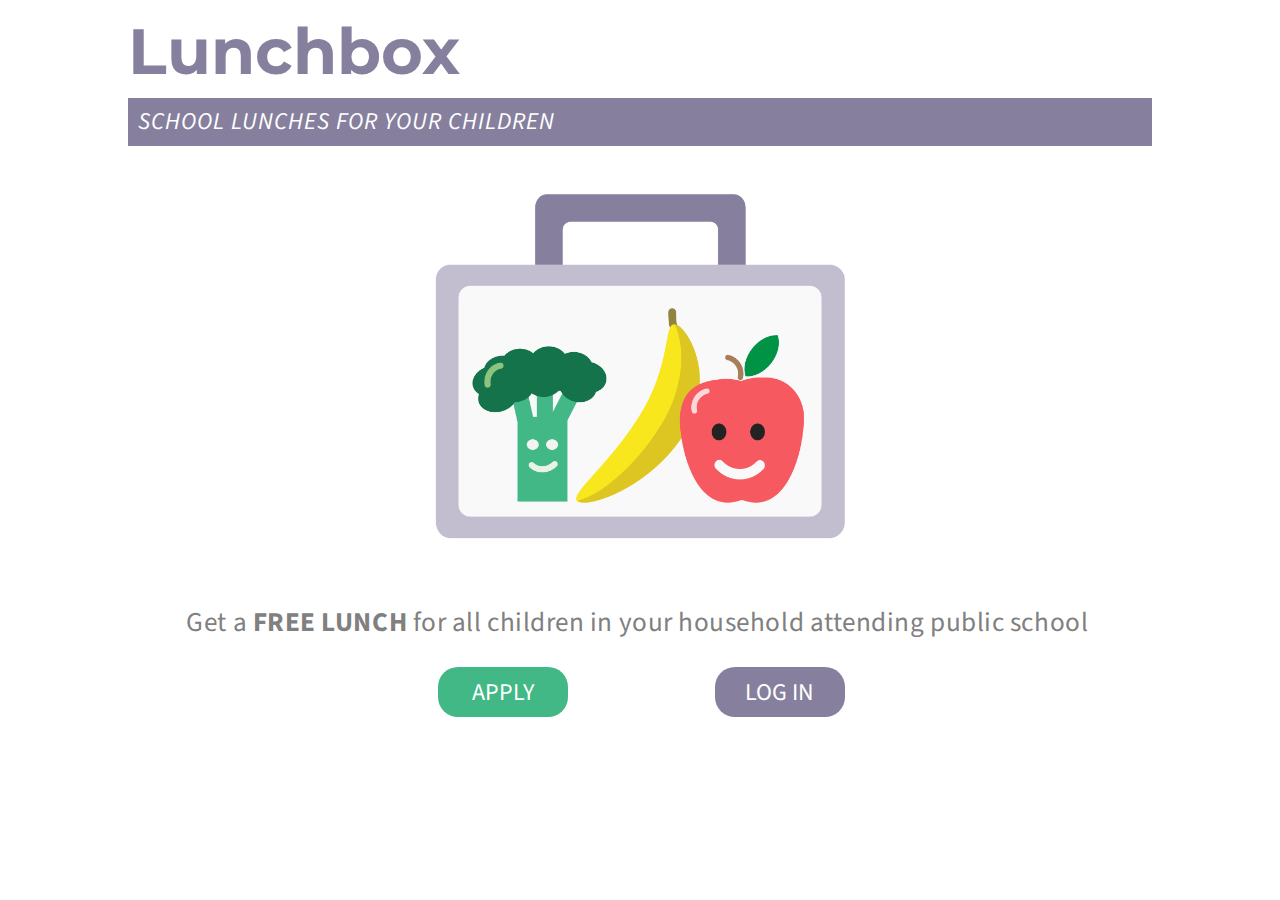
<file: index.html>
<!DOCTYPE html>
<html>
<head>
	<meta name="viewport" content="width=device-width, initialscale=1">
       
       <link type="text/css" rel="stylesheet" href="style.css">

	<title>Lunchbox</title>
</head>


<body>

	<div id="wrapper"> 
	<h1>Lunchbox</h1>
	<div class="indexbar"><h2> School lunches for your children</h2></div>   <!-- this is going to be the bar  -->
	

	<div class="heroImage"><img src="newlunchbox2.png"></div>

	<div class="freeLunch2"><h3>Get a <span class="bold">FREE LUNCH</span> for all children in your household attending public school</h3></div>
		<!-- <span class="formspace"></span>  -->
  		<div class="buttonWrapper">

	  	
	  	<a href="register.html"><button class="apply">apply</button></a>


	  	<a href="login.html"><button class="logIn">log in</button></a>
	  	

	  	<span class="formspace"></span> 

	  	</div> <!-- end of BUTTON wrapper -->

	


</div>  <!-- end of wrapper -->




</body>


</html>
</file>
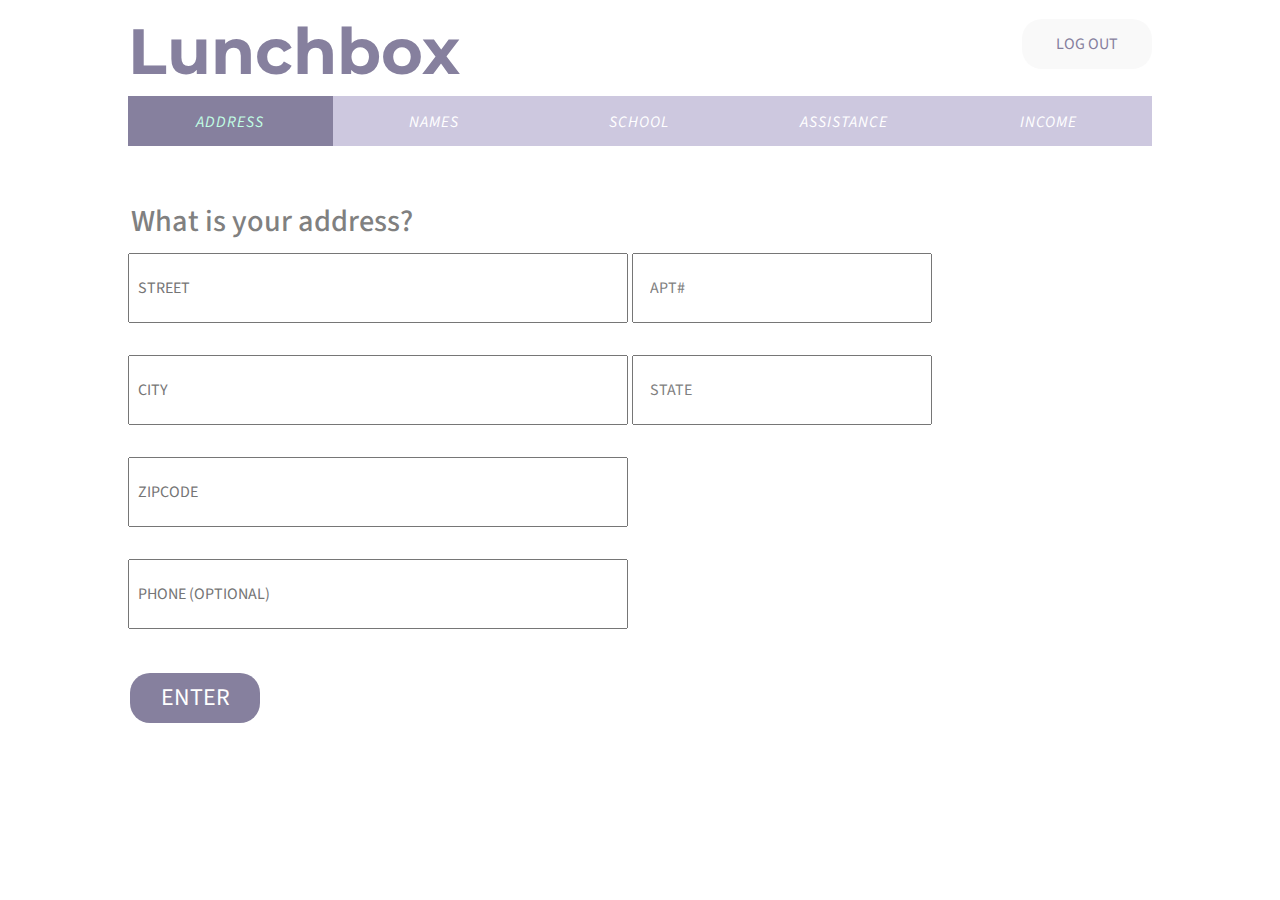
<file: address.html>
<!DOCTYPE html>
<html>
<head>
	<meta name="viewport" content="width=device-width, initialscale=1">  
    <link type="text/css" rel="stylesheet" href="pagestyle.css">
	<title>Lunchbox</title>
</head>

<body>
<div id="wrapper"> 
	<div class="topBar">
	<a href="loginscreen.html"><h1>Lunchbox</h1></a>  <a href="index.html"> <button class="logOut clearfix">Log out</button></a>
	</div>  <!-- end of topBar -->
	<div class="progressbarDiv">
			<a href="address.html"><div class="progressStep onThisStep"><h2> Address</h2></div></a>
			<a href="children.html"><div class="progressStep notDoneStep"><h2> Names</h2></div></a>
			<a href="school.html"><div class="progressStep notDoneStep"><h2> School</h2></div></a>
			<a href="foodstamps.html"><div class="progressStep notDoneStep"><h2> Assistance</h2></div></a>
			<a href="adultincome.html"><div class="progressStep notDoneStep"><h2> Income</h2></div></a>

			</div>   <!-- end of progressbarDiv  -->
	<span class="formspace"></span> 
	<form>
	<h3>What is your address?</h3>
	<input type="text" name="street" placeholder="STREET" class="longInput"> <input type="text" name="apt" value="APT#">
	<span class="formspace"></span> 

	<input type="text" name="city" placeholder="CITY" class="longInput"> <input type="text" name="state" value="STATE">
	<span class="formspace"></span> 

	<input type="text" name="zipcode" placeholder="ZIPCODE" class="longInput"> 
	<span class="formspace"></span> 

	<input type="text" name="phone" placeholder="PHONE (OPTIONAL)" class="longInput"> 
	<span class="formspace"></span> 
	

	</form>

	


  		<div class="buttonWrapper">

	  	<a href="children.html"><button class="register enter">enter</button></a>

	  	</div> <!-- end of BUTTON wrapper -->




</div>  <!-- end of wrapper -->

</body>



</html>
</file>
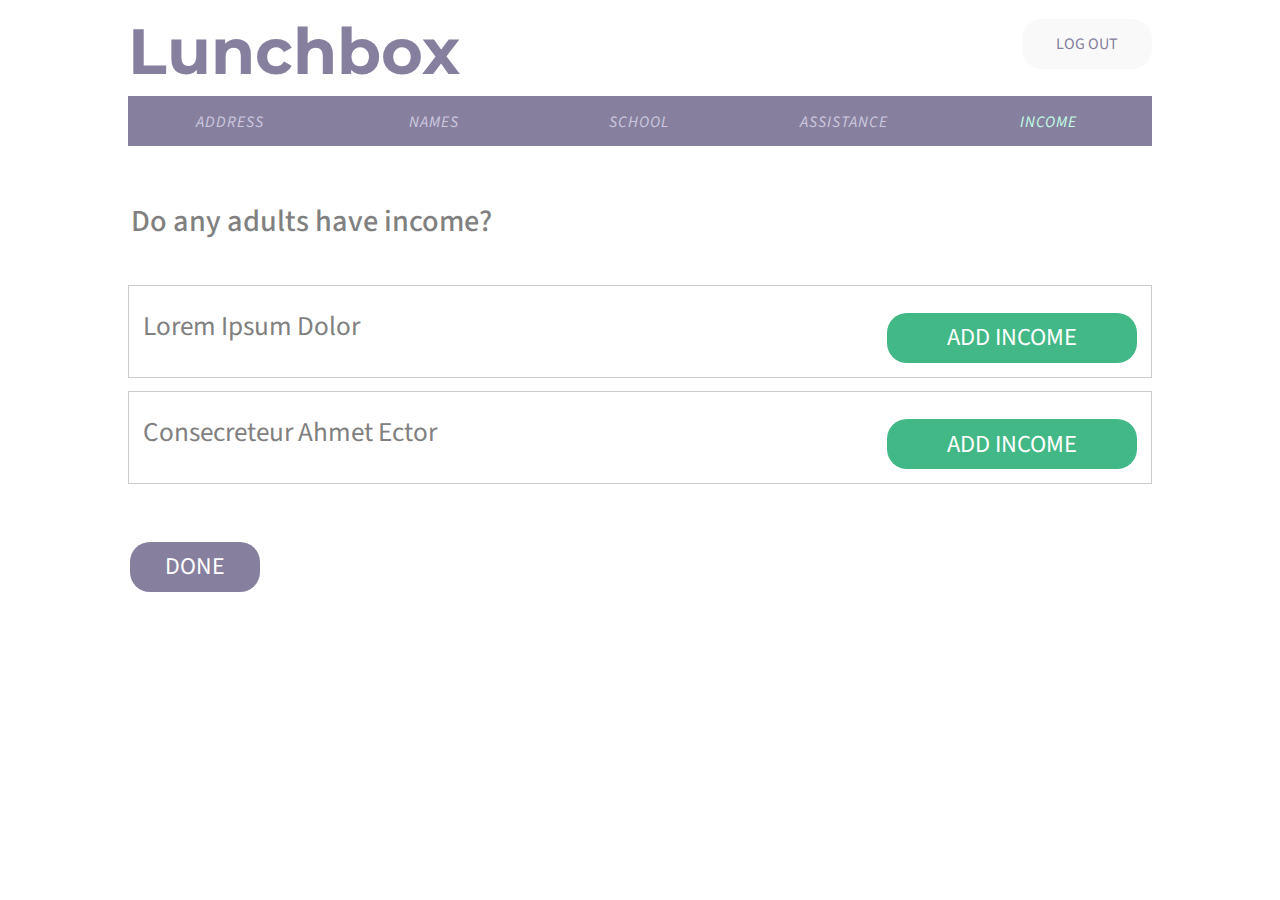
<file: adultincome.html>
<!DOCTYPE html>
<html>
<head>
	<meta name="viewport" content="width=device-width, initialscale=1">
       
       <link type="text/css" rel="stylesheet" href="pagestyle.css">
   <script type="text/javascript" src="https://code.jquery.com/jquery-2.1.1.min.js"></script>
       <script type="text/javascript">
        $(function(){
          $(".addIncome").on('click',function(){
            if($('.enterIncome').css('display') === 'none'){
              $('.enterIncome').css({"display":"block"});
            }else{
              $('.enterIncome').css({"display":"none"});
            }
          });
        });
        
        </script>  <!--  This did not work -->


	<title>Lunchbox</title>
</head>

<body>
	<div id="wrapper"> 
		<div class="topBar">
			<a href="loginscreen.html"><h1>Lunchbox</h1></a>  <a href="index.html"> <button class="logOut clearfix">Log out</button></a>
			</div>  <!-- end of topBar -->
		<div class="progressbarDiv">
			<a href="address.html"><div class="progressStep doneStep"><h2> Address</h2></div></a>
			<a href="children.html"><div class="progressStep doneStep"><h2> Names</h2></div></a>
			<a href="school.html"><div class="progressStep doneStep"><h2> School</h2></div></a>
			<a href="foodstamps.html"><div class="progressStep doneStep"><h2> Assistance</h2></div></a>
			<a href="adultincome.html"><div class="progressStep onThisStep"><h2> Income</h2></div></a>

			</div>   <!-- end of progressbarDiv  -->
	<span class="formspace"></span> 
		
		
			<h3>Do any adults have income?</h3>
		    <span class="formspace"></span> 

		    <div class="adultList">
		    	<div class="adultName clearfix"> Lorem Ipsum Dolor <button class="addIncome">add income</button> </div> 

				    	<div class="enterIncome"> 
				    	<form action="#">
						    	<!-- <span class="formspace"></span>  -->
						    	<!-- <div class="moneyTimeContainer"> -->
								    	<h4>Estimate total income</h4> 
								    	<input type="text" name="income">
								    	<span class="formspace2"></span>  

								    	
										    	<div class="monthlyWeekly">

											    		<input name="incomeA" type="radio" id="adult1_IncomeA" />
						      							<label for="adult1_IncomeA">Weekly</label>
						      							<span class="inlineSpace"></span>

											    	 	<input name="incomeB" type="radio" id="adult1_IncomeB" />
						      							<label for="adult1_IncomeB">2x month</label>
						      							<span class="inlineSpace"></span>

						      							<input name="incomeC" type="radio" id="adult1_IncomeC" />
						      							<label for="adult1_IncomeC">monthly</label>
						      							<span class="inlineSpace"></span>

						      							<!-- <input name="yearly" type="radio" id="test4" />
						      							<label for="test4">yearly</label>
						      							<span class="inlineSpace"></span> -->
						      							
												    	
												    	</div> <!-- end of monthly weekly -->
										    	<!-- </div>  --> <!-- end of moneyTimeContainer -->

						    	<span class="formspace"></span> 

						    	<!-- <div class="moneyTimeContainer"> -->
								    	<h4>Any public assistance, alimony or child support?</h4> 
								    	<input type="text" name="income">
										<span class="formspace2"></span> 

								    	
										    	<div class="monthlyWeekly">

											    		<input name="assistanceA" type="radio" id="adult1_AssistanceA" />
						      							<label for="adult1_AssistanceA">Weekly</label>
						      							<span class="inlineSpace"></span>

											    	 	<input name="assistanceB" type="radio" id="adult1_AssistanceB" />
						      							<label for="adult1_AssistanceB">2x month</label>
						      							<span class="inlineSpace"></span>

						      							<input name="assistanceC" type="radio" id="adult1_AssistanceC" />
						      							<label for="adult1_AssistanceC">monthly</label>
						      							<span class="inlineSpace"></span>

						      							<!-- <input name="yearly" type="radio" id="test4" />
						      							<label for="test4">yearly</label>
						      							<span class="inlineSpace"></span> -->
						      							
												    	
												    	</div> <!-- end of monthly weekly -->
												 <!-- </div> -->  <!-- end of moneyTimeContainer -->
								 <span class="formspace"></span> 
								 <!-- <div class="moneyTimeContainer"> -->
								    	<h4>Any pension, retirement or other form of income?</h4> 
								    	<input type="text" name="income">
								    	<span class="formspace2"></span> 

								    	
										    	<div class="monthlyWeekly">

											    		<input name="otherA" type="radio" id="adult1_OtherA" />
						      							<label for="adult1_OtherA">Weekly</label>
						      							<span class="inlineSpace"></span>

											    	 	<input name="otherB" type="radio" id="adult1_OtherB" />
						      							<label for="adult1_OtherB">2x month</label>
						      							<span class="inlineSpace"></span>

						      							<input name="otherC" type="radio" id="adult1_OtherC" />
						      							<label for="adult1_OtherC">monthly</label>
						      							<span class="inlineSpace"></span>

						      							<!-- <input name="yearly" type="radio" id="test4" />
						      							<label for="test4">yearly</label>
						      							<span class="inlineSpace"></span> -->
						      							
												    	
												    	</div> <!-- end of monthly weekly -->
												   <!-- </div> -->  <!-- end of moneyTimeContainer -->

						    	<span class="formspace"></span> 
						    	<button class="doneIncome">Done</button>
						    	<span class="formspace"></span>



				    	
						    	</form>
						    	
				    	</div> <!-- end of enterIncome div -->
				    	
		    	<div class="adultName clearfix">Consecreteur Ahmet Ector <button class="addIncome">add income</button> </div>
		    			
		    </div> <!-- end of adultList -->
			

			</form>


			<span class="formspace"></span>
			<div class="buttonWrapperNarrow">

			  	<!-- <button class="addMore">Add more</button>
		 -->

			  	<a href="childrenincome.html"><button class="done2">Done</button></a>


			  	</div> <!-- end of BUTTON wrapper -->




		</div>  <!-- end of wrapper -->



		</body>
		</html>
</file>
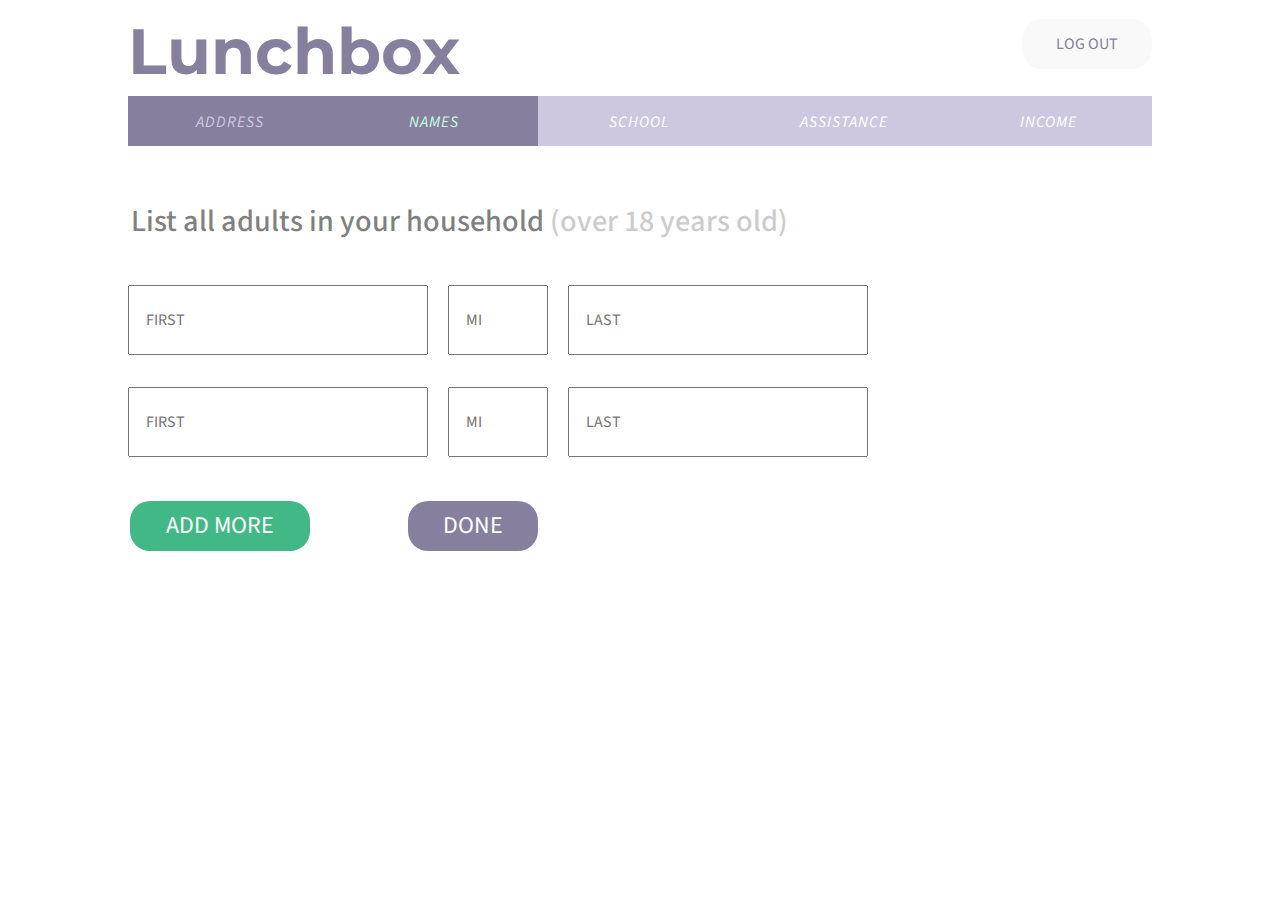
<file: adults.html>
<!DOCTYPE html>
<html>
<head>
	<meta name="viewport" content="width=device-width, initialscale=1">   
    <link type="text/css" rel="stylesheet" href="pagestyle.css">
	<title>Lunchbox</title>
</head>
<body>
<div id="wrapper"> 
	<div class="topBar">
	<a href="loginscreen.html"><h1>Lunchbox</h1></a>  <a href="index.html"> <button class="logOut clearfix">Log out</button></a>
	</div>  <!-- end of topBar -->
	<div class="progressbarDiv">
			<a href="address.html"><div class="progressStep doneStep"><h2> Address</h2></div></a>
			<a href="children.html"><div class="progressStep onThisStep"><h2> Names</h2></div></a>
			<a href="school.html"><div class="progressStep notDoneStep"><h2> School</h2></div></a>
			<a href="foodstamps.html"><div class="progressStep notDoneStep"><h2> Assistance</h2></div></a>
			<a href="adultincome.html"><div class="progressStep notDoneStep"><h2> Income</h2></div></a>

			</div>   <!-- end of progressbarDiv  -->
	<span class="formspace"></span> 
	<form>
		<h3>List all adults in your household <span class="lighter">(over 18 years old)</span> </h3>
		<span class="formspace"></span> 
		<input type="text" name="firstname" placeholder="FIRST"> <input type="text" name="middleInitial" class="middleInitial" placeholder="MI"> <input type="text" name="lastname" placeholder="LAST">
		<span class="formspace"></span> 
		

		<input type="text" name="firstname" placeholder="FIRST"> <input type="text" name="middleInitial" class="middleInitial" placeholder="MI">  <input type="text" name="lastname" placeholder="LAST">
		<span class="formspace"></span> 

	</form>



		<div class="buttonWrapperNarrow">

	  	<button class="addMore">Add more</button>
	  	<a href="foodstamps.html"><button class="done">Done</button></a>

	  	</div> <!-- end of BUTTON wrapper -->




</div>  <!-- end of wrapper -->

</body>
</html>
</file>
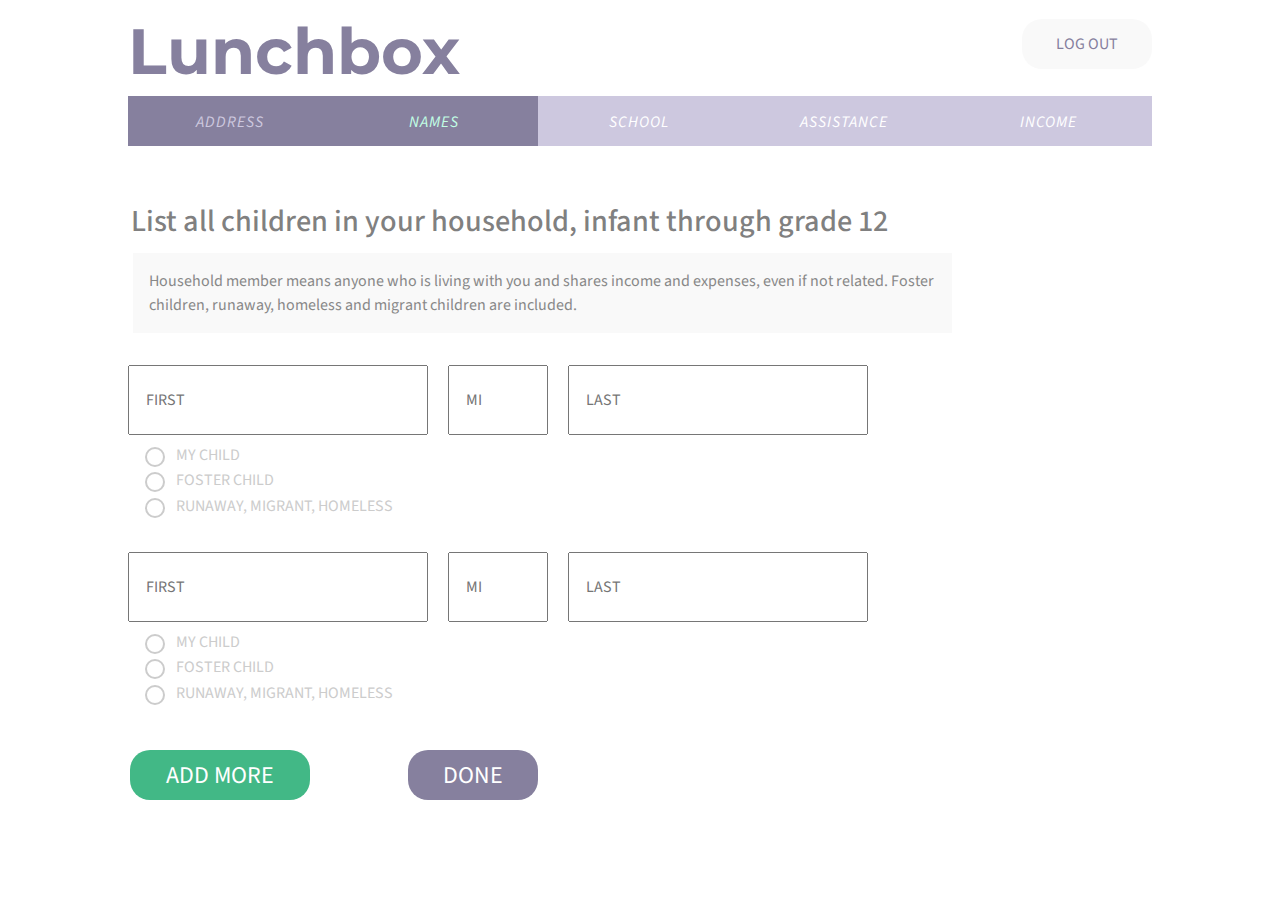
<file: children.html>
<!DOCTYPE html>
<html>
<head>
	<meta name="viewport" content="width=device-width, initialscale=1">
       
       <link type="text/css" rel="stylesheet" href="pagestyle.css">

	<title>Lunchbox</title>
</head>
<body>
<div id="wrapper"> 
	<div class="topBar">
	<a href="loginscreen.html"><h1>Lunchbox</h1></a>  <a href="index.html"> <button class="logOut clearfix">Log out</button></a>
	</div>  <!-- end of topBar -->
	<div class="progressbarDiv">
			<a href="address.html"><div class="progressStep doneStep"><h2> Address</h2></div></a>
			<a href="children.html"><div class="progressStep onThisStep"><h2> Names</h2></div></a>
			<a href="school.html"><div class="progressStep notDoneStep"><h2> School</h2></div></a>
			<a href="foodstamps.html"><div class="progressStep notDoneStep"><h2> Assistance</h2></div></a>
			<a href="adultincome.html"><div class="progressStep notDoneStep"><h2> Income</h2></div></a>

			</div>   <!-- end of progressbarDiv  -->
	<span class="formspace"></span> 
	<form>
	<h3>List all children in your household, infant through grade 12</h3>
	<span class="explanatoryText"> Household member means anyone who is living with you and shares income and expenses, even if not related. Foster children, runaway, homeless and migrant children are included.</span>
	<span class="formspace"></span> 
	<input type="text" name="firstname" placeholder="FIRST"> <input type="text" name="middleInitial" class="middleInitial" placeholder="MI"> <input type="text" name="lastname" placeholder="LAST">
								<span class="formspace2"></span>
								<div class="childFacts">
														
														<input name="myChild1" type="radio" id="child1a" />
						      							<label for="child1a">my child</label>
						      							<span class="formspace2"></span>
						      							<!-- <span class="inlineSpace"></span> -->

											    	 	<input name="fosterChild1" type="radio" id="child1b" />
						      							<label for="child1b">foster child</label>
						      							<span class="formspace2"></span>
						      							<!-- <span class="inlineSpace"></span> -->

						      							<input name="runaway1" type="radio" id="child1c" />
						      							<label for="child1c">runaway, migrant, homeless</label>
						      							<span class="formspace2"></span>
						      							<!-- <span class="inlineSpace"></span> -->

						      							
						      							
												    	
												    	</div> <!-- end of childFacts -->
	<span class="formspace"></span> 
	

	<input type="text" name="firstname" placeholder="FIRST"> <input type="text" name="middleInitial" class="middleInitial" placeholder="MI"> <input type="text" name="lastname" placeholder="LAST">
	
	<span class="formspace2"></span>
								<div class="childFacts">
														<input name="myChild2" type="radio" id="child2a" />
						      							<label for="child2a">my child</label>
						      							<span class="formspace2"></span>

											    	 	<input name="fosterChild2" type="radio" id="child2b" />
						      							<label for="child2b">foster child</label>
						      							<span class="formspace2"></span>

						      							<input name="runaway2" type="radio" id="child2c" />
						      							<label for="child2c">runaway, migrant, homeless</label>
						      							<span class="formspace2"></span>
						      							
												    	
												    	</div> <!-- end of childFacts -->
	<span class="formspace"></span>
	</form>

	<div class="buttonWrapperNarrow">

	  	<button class="addMore">Add more</button> 


	  	<a href="adults.html"><button class="done">Done</button></a>


	  	</div> <!-- end of BUTTON wrapper -->

	<span class="formspace"></span>

	


	



	


	  




</div>  <!-- end of wrapper -->

</body>
</html>
</file>
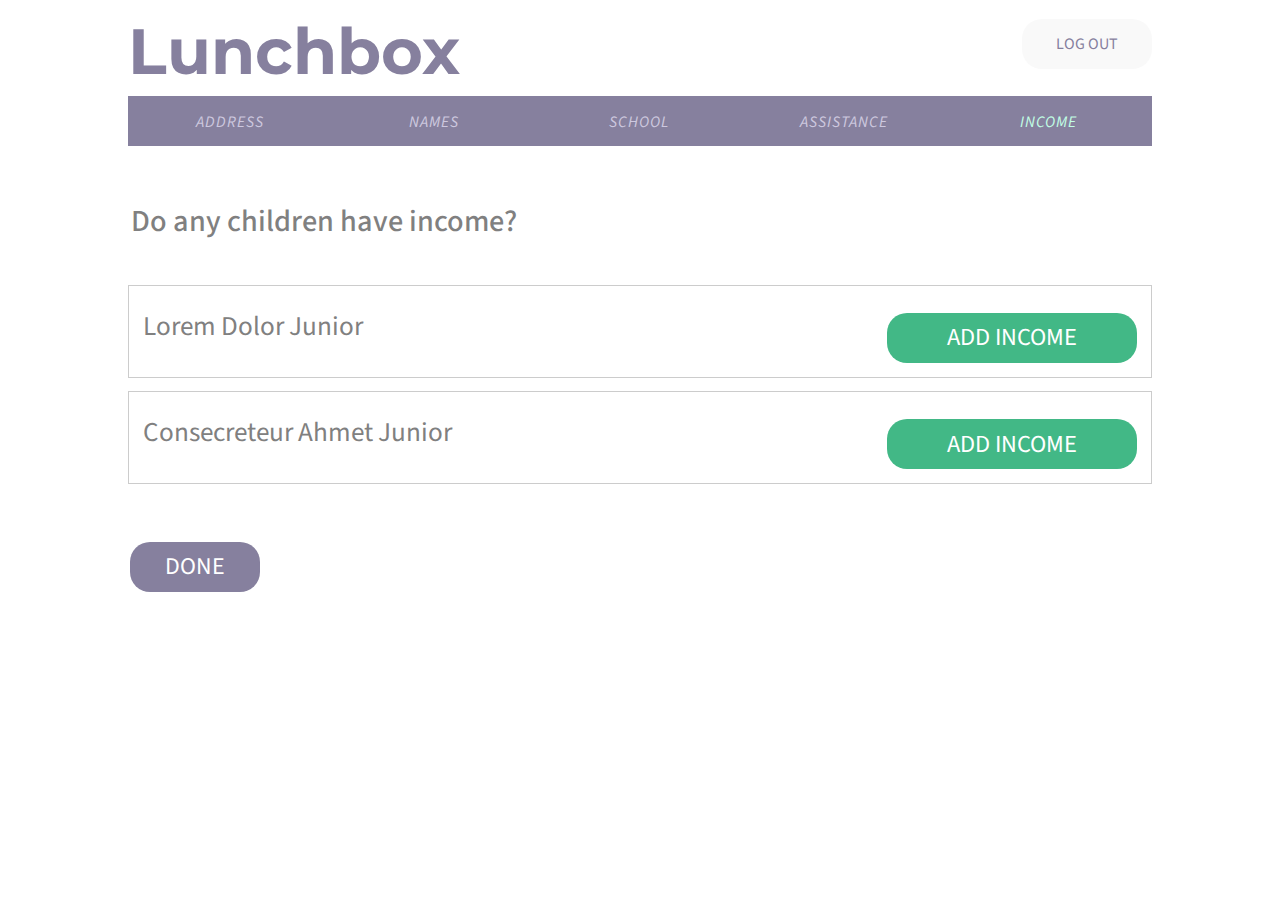
<file: childrenincome.html>
<!DOCTYPE html>
<html>
<head>
	<meta name="viewport" content="width=device-width, initialscale=1">
       
       <link type="text/css" rel="stylesheet" href="pagestyle.css">
   <script type="text/javascript" src="https://code.jquery.com/jquery-2.1.1.min.js"></script>
       <script type="text/javascript">
        $(function(){
          $(".addIncome").on('click',function(){
            if($('.enterIncome').css('display') === 'none'){
              $('.enterIncome').css({"display":"block"});
            }else{
              $('.enterIncome').css({"display":"none"});
            }
          });
        });
        
        </script>  <!--  This did not work -->


	<title>Lunchbox</title>
</head>

<body>
	<div id="wrapper"> 
		<div class="topBar">
			<a href="loginscreen.html"><h1>Lunchbox</h1></a>  <a href="index.html"> <button class="logOut clearfix">Log out</button></a>
			</div>  <!-- end of topBar -->
		<div class="progressbarDiv">
			<a href="address.html"><div class="progressStep doneStep"><h2> Address</h2></div></a>
			<a href="children.html"><div class="progressStep doneStep"><h2> Names</h2></div></a>
			<a href="school.html"><div class="progressStep doneStep"><h2> School</h2></div></a>
			<a href="foodstamps.html"><div class="progressStep doneStep"><h2> Assistance</h2></div></a>
			<a href="adultincome.html"><div class="progressStep onThisStep"><h2> Income</h2></div></a>

			</div>   <!-- end of progressbarDiv  -->
	<span class="formspace"></span> 
		
		
			<h3>Do any children have income?</h3>
		    <span class="formspace"></span> 

		    <div class="adultList">
		    	<div class="childrenName clearfix"> Lorem Dolor Junior <button class="addIncome">add income</button> </div> 

				    	<div class="enterIncome"> 
				    	<form action="#">
						    	<!-- <span class="formspace"></span>  -->
						    	<h4>Estimate total income</h4> 
						    	<input type="text" name="income">
						    	<span class="formspace2"></span> 

						    	<!-- <h4>Frequency</h4> 
						    	<input type="text" name="income">
						    	<span class="formspace"></span>  -->
						    	<div class="monthlyWeekly">

							    		<input name="weekly" type="radio" id="child1IncomeA" />
		      							<label for="child1IncomeA">Weekly</label>
		      							<span class="inlineSpace"></span>

							    	 	<input name="biweekly" type="radio" id="child1IncomeB" />
		      							<label for="child1IncomeB">2x month</label>
		      							<span class="inlineSpace"></span>

		      							<input name="monthly" type="radio" id="child1IncomeC" />
		      							<label for="child1IncomeC">monthly</label>
		      							<span class="inlineSpace"></span>

		      							<!-- <input name="yearly" type="radio" id="test4" />
		      							<label for="test4">yearly</label>
		      							<span class="inlineSpace"></span> -->
		      							
								    	
								    	</div> <!-- end of monthly weekly -->

								    	<span class="formspace"></span> 


								    	
								    	<button class="doneIncome">Done</button>
								    	<span class="formspace"></span>

						    	
								    	</form>
						    	
				    	</div> <!-- end of enterIncome div -->
				    	
		    	<div class="adultName clearfix">Consecreteur Ahmet Junior <button class="addIncome">add income</button> </div>
		    			<div class="enterIncome"> 
		    			<form action="#">
		   						 
				    	<!-- <span class="formspace"></span>  -->
				    	<h4>Estimate total income</h4> 
				    				
							    	<input type="text" name="income">
							    	<span class="formspace2"></span> 
							    	

							    	<!-- <h4>Frequency</h4> 
							    	<input type="text" name="income">
							    	<span class="formspace"></span>  -->

							    	<div class="monthlyWeekly">

							    		<input name="weekly" type="radio" id="child2IncomeA" />
		      							<label for="child2IncomeA">Weekly</label>
		      							<span class="inlineSpace"></span>

							    	 	<input name="biweekly" type="radio" id="child2IncomeB" />
		      							<label for="child2IncomeB">2x month</label>
		      							<span class="inlineSpace"></span>

		      							<input name="monthly" type="radio" id="child2IncomeC" />
		      							<label for="child2IncomeC">monthly</label>
		      							<span class="inlineSpace"></span>


		      							<!-- <input name="yearly" type="radio" id="test4" />
		      							<label for="test4">yearly</label>
		      							<span class="inlineSpace"></span> -->
		      							
								    	
								    	</div> <!-- end of monthly weekly -->

								    	<span class="formspace"></span> 

								    	
								    	<button class="doneIncome">Done</button>
								    	<span class="formspace"></span>

								    	</form>
								    	</div> <!-- end of enterIncome div -->


		    			<!-- <div class="enterIncome"> </div> -->

		    </div> <!-- end of adultList -->
			

			</form>

			<span class="formspace"></span>

			<div class="buttonWrapperNarrow">

			  	<!-- <button class="addMore">Add more</button>
		 -->

			  	<a href="submit.html"><button class="done2">Done</button></a>


			  	</div> <!-- end of BUTTON wrapper -->




		</div>  <!-- end of wrapper -->



		</body>
		</html>
</file>
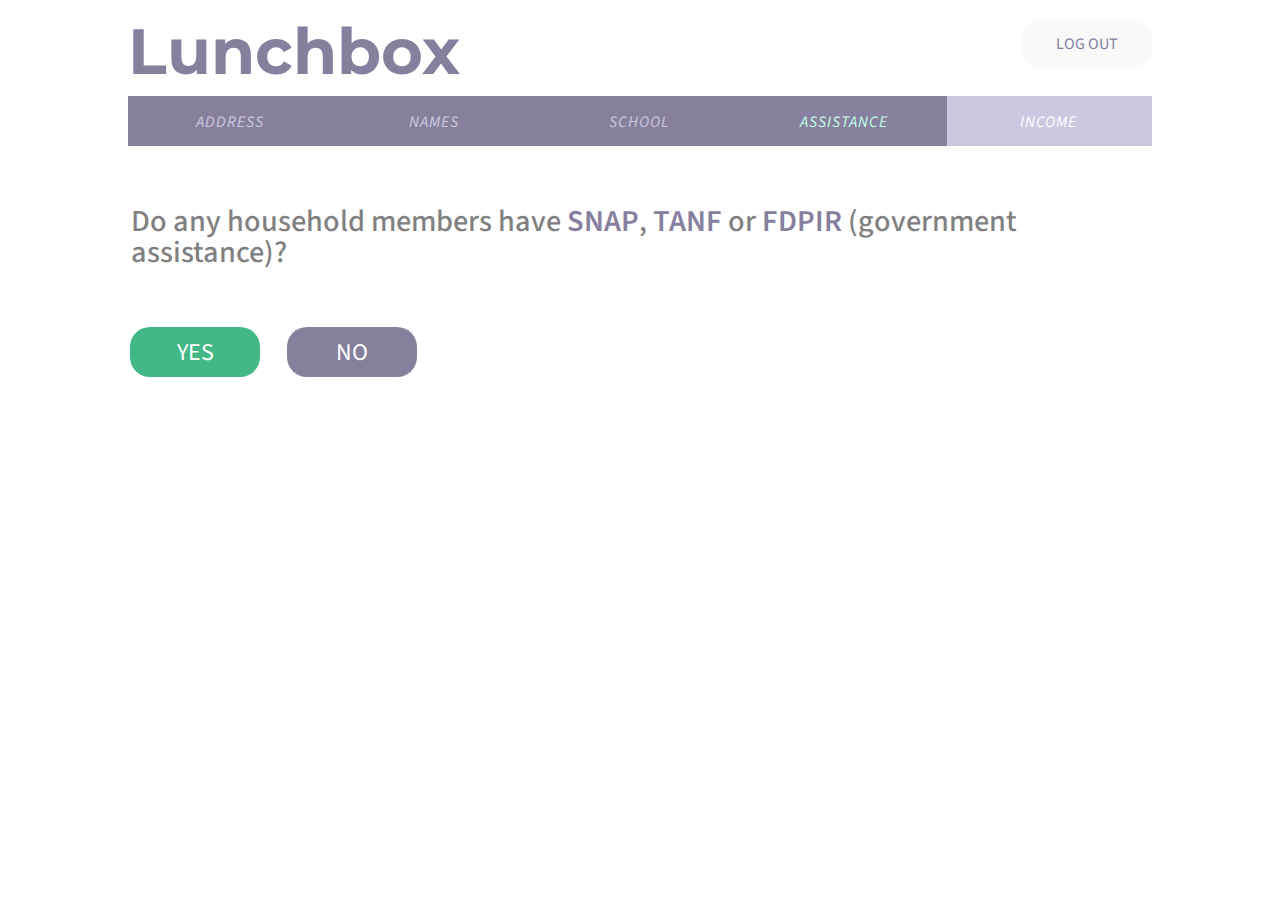
<file: foodstamps.html>
<!DOCTYPE html>
<html>
<head>
	<meta name="viewport" content="width=device-width, initialscale=1">
       
       <link type="text/css" rel="stylesheet" href="pagestyle.css">
       <script type="text/javascript" src="https://code.jquery.com/jquery-2.1.1.min.js"></script>
       <script type="text/javascript">
        $(function(){
          $(".yesIHaveFoodStamps").on('click',function(){
            if($('.yesFoodstamps').css('display') === 'none'){
              $('.yesFoodstamps').css({"display":"block"});
            }else{
              $('.yesFoodstamps').css({"display":"none"});
            }
          });
        });
        </script>

	<title>Lunchbox</title>
</head>
<body>
<div id="wrapper"> 
	<div class="topBar">
	<a href="loginscreen.html"><h1>Lunchbox</h1></a>  <a href="index.html"> <button class="logOut clearfix">Log out</button></a>
	</div>  <!-- end of topBar -->

	<div class="progressbarDiv">
			<a href="address.html"><div class="progressStep doneStep"><h2> Address</h2></div></a>
			<a href="children.html"><div class="progressStep doneStep"><h2> Names</h2></div></a>
			<a href="school.html"><div class="progressStep doneStep"><h2> School</h2></div></a>
			<a href="foodstamps.html"><div class="progressStep onThisStep"><h2> Assistance</h2></div></a>
			<a href="adultincome.html"><div class="progressStep notDoneStep"><h2> Income</h2></div></a>

			</div>   <!-- end of progressbarDiv  -->
	<span class="formspace"></span> 
	
	<h3>Do any household members have <a href="http://www.fns.usda.gov/snap/supplemental-nutrition-assistance-program-snap" target="__">SNAP</a>, <a href="http://www.acf.hhs.gov/programs/ofa/programs/tanf" target="__">TANF</a> or <a href="http://www.fns.usda.gov/fdpir/food-distribution-program-indian-reservations-fdpir" target="__">FDPIR</a> (government assistance)?</h3>

	<div class="buttonWrapperNarrow">

	  	
		<span class="formspace"></span> 

	  	<button class="yesIHaveFoodStamps done3">Yes</button>
	  	<span class="inlineSpace"></span>
	  	<button class="done2">No</button>


	  	</div> <!-- end of BUTTON wrapper -->

	  	<form>
    <span class="formspace"></span> 
    <span class="formspace"></span> 
    <span class="formspace"></span> 

    <div class="yesFoodstamps">
    <h3>Enter case #</h3>
	<input type="text" name="caseNumber">
	<span class="formspace"></span> 

	<h3>Sign here&mdash;enter your electronic signature</h3>
	<input type="text" name="signature">
	<span class="formspace"></span> 

	</form>

	<div class="buttonWrapperNarrow">

	  	<!-- <button class="addMore">Add more</button>
 -->

	  	<a href="adultincome.html"><button class="done2">Done</button></a>


	  	</div> <!-- end of BUTTON wrapper -->

	</div>  <!-- end of yesFoodstamps -->

	



	




</div>  <!-- end of wrapper -->

</body>
</html>
</file>
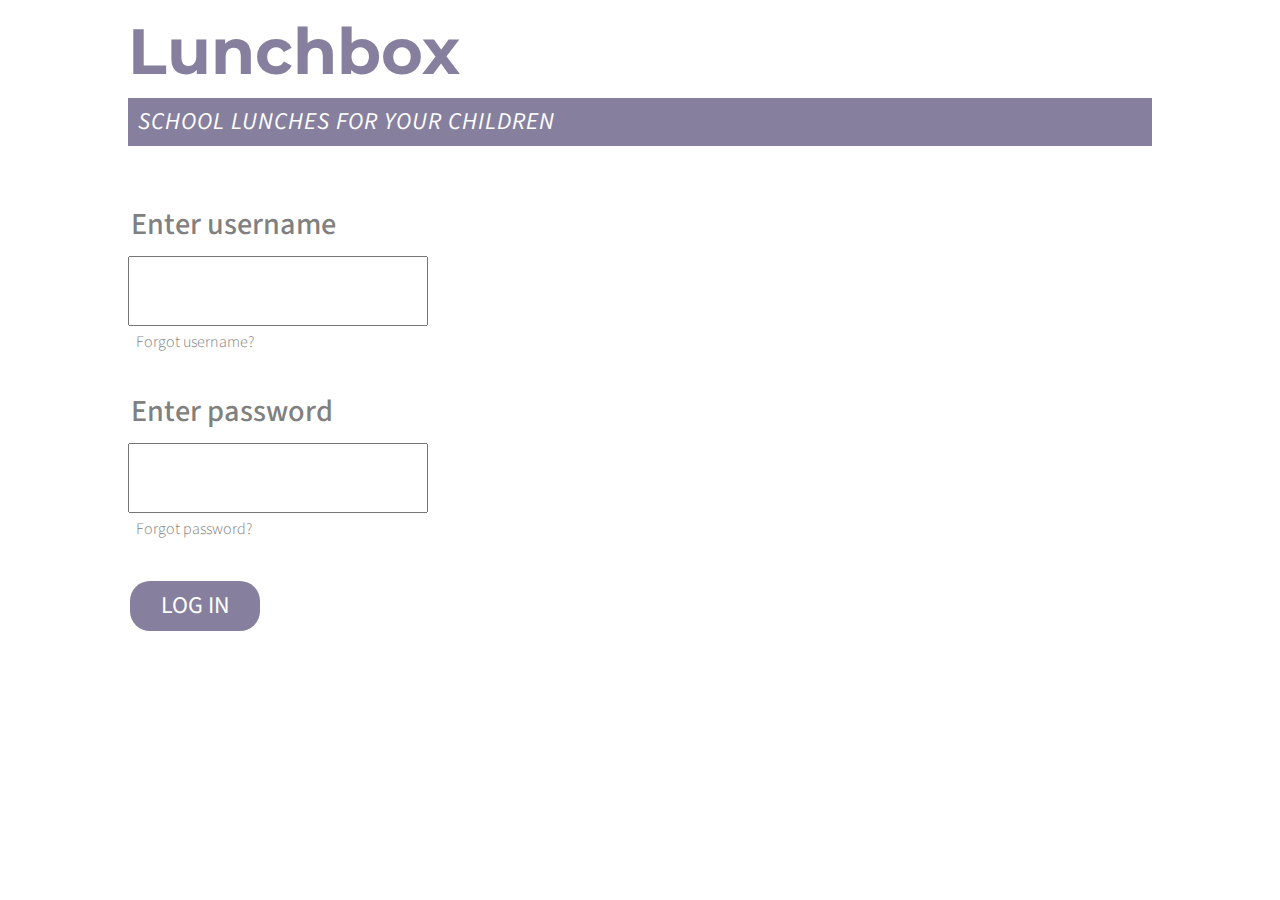
<file: logIn.html>
<!DOCTYPE html>
<html>
<head>
		<meta name="viewport" content="width=device-width, initialscale=1">
       <link type="text/css" rel="stylesheet" href="pagestyle.css">
		<title>Lunchbox</title>
</head>

<body>
<div id="wrapper"> 
	<a href="index.html"><h1>Lunchbox</h1></a>
	<div class="progressbar"><h2> School lunches for your children</h2></div>   <!-- this is going to be the bar  -->
	
	<form>
	
	<h3>Enter username</h3>
	
	<input type="text" name="username">
	<div class="forgotPassword">Forgot username?</div>

	<span class="formspace"></span> 

	<h3>Enter password</h3>


	<input type="text" name="password">
	<div class="forgotPassword">Forgot password?</div>
	<span class="formspace"></span> 
	
	</form>

	


  		<div class="buttonWrapper">
	  	<a href="loginscreen.html"><button class="logIn">Log In</button></a>

	  	</div> <!-- end of BUTTON wrapper -->




</div>  <!-- end of wrapper -->

</body>


</html>
</file>
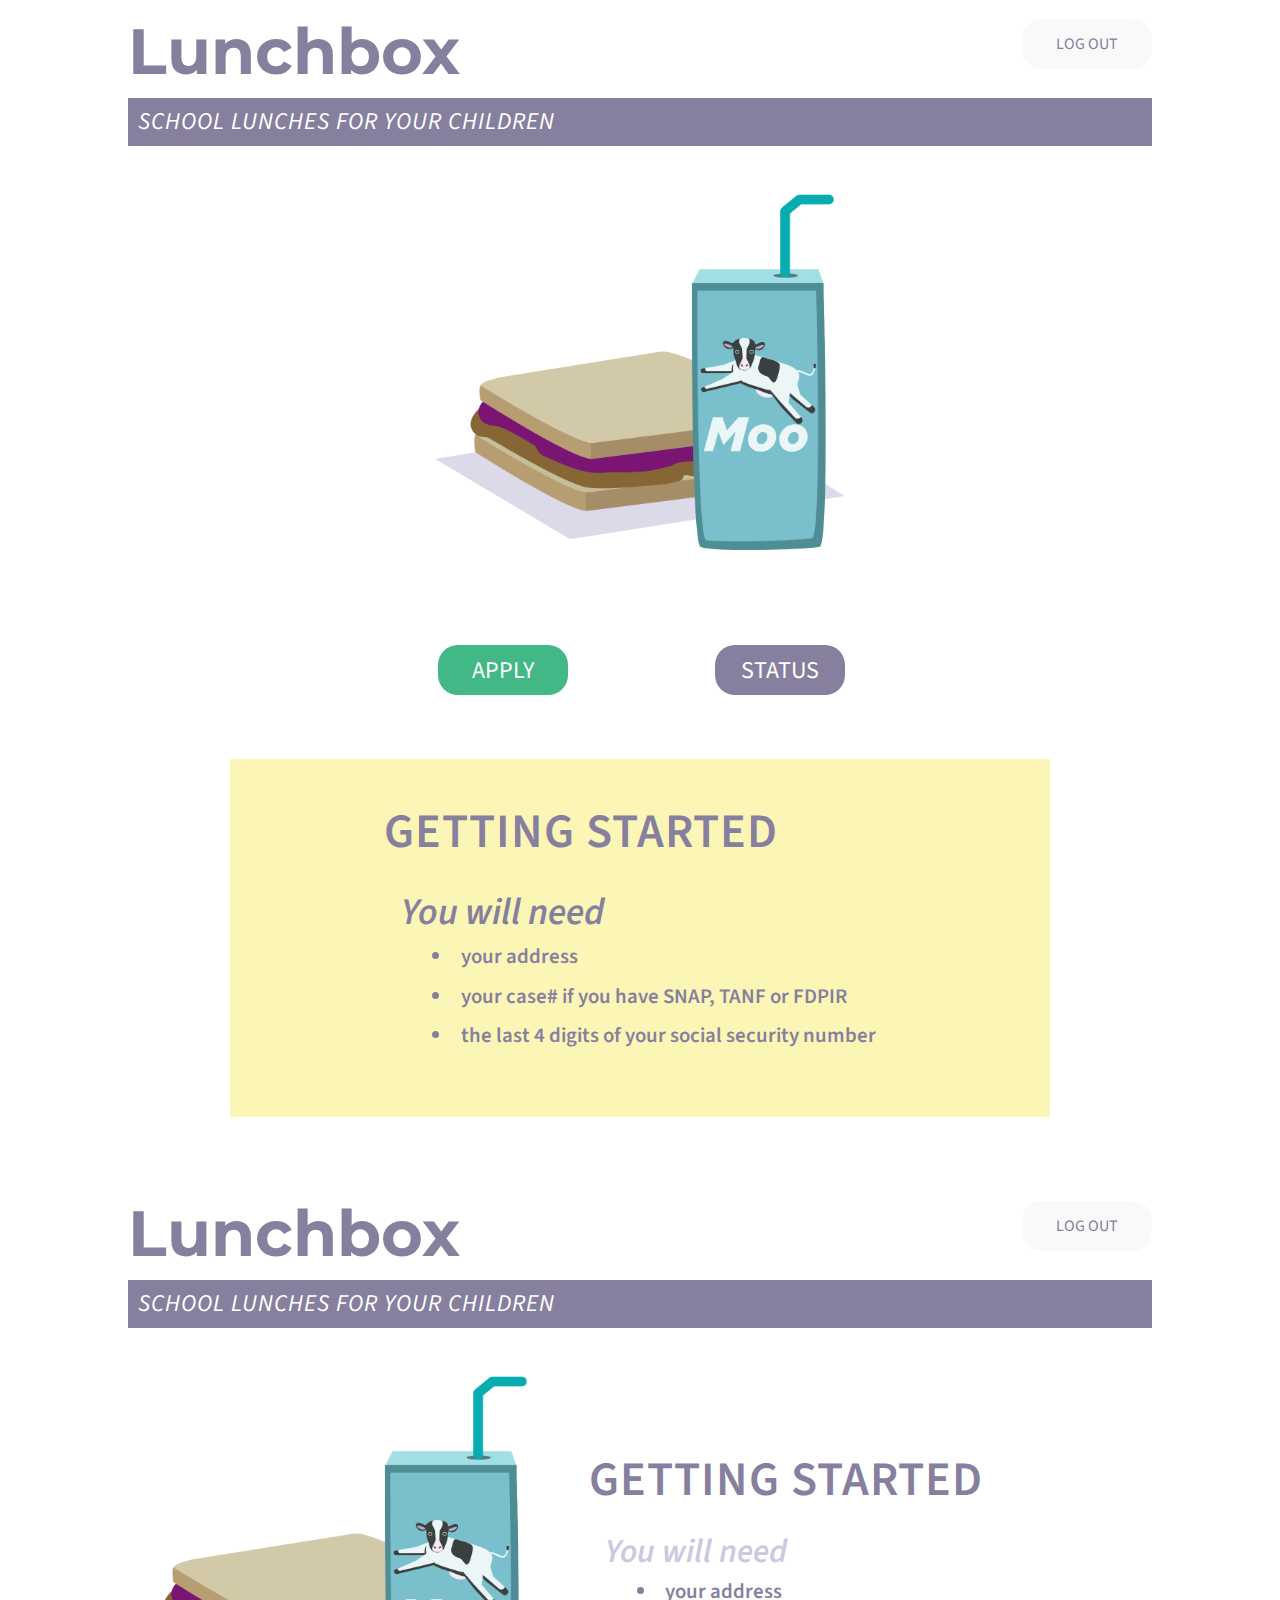
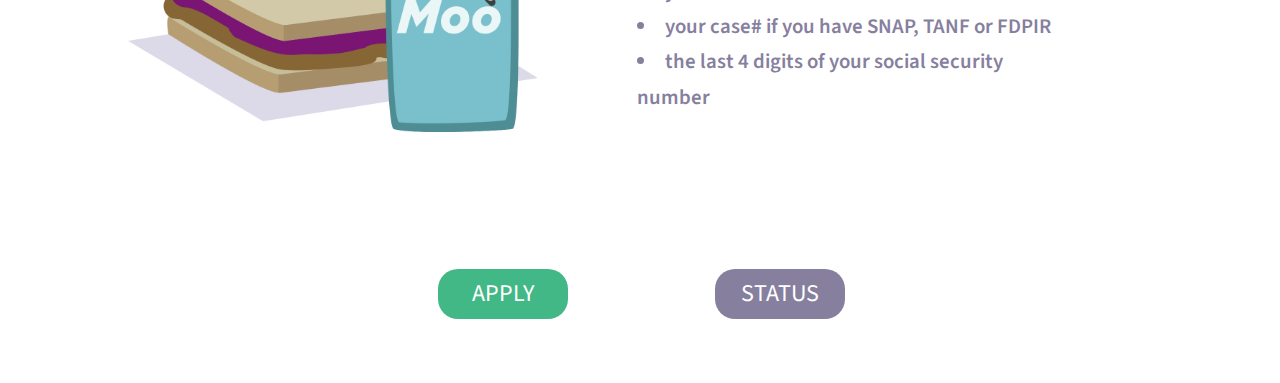
<file: loginscreen.html>
<!DOCTYPE html>
<html>
<head>
	<meta name="viewport" content="width=device-width, initialscale=1">
       
       <link type="text/css" rel="stylesheet" href="style.css">

	<title>Lunchbox</title>
</head>
<body>
<div id="wrapper"> 
	<div class="topBar">
	<h1>Lunchbox</h1>  <a href="logout.html"> <button class="logOut clearfix">Log out</button></a>
	</div>  <!-- end of topBar -->
	<div class="indexbar"><h2> School lunches for your children</h2></div>   <!-- this is going to be the bar  -->
	

	<div class="heroImage"><img src="moogroup3.png"></div>

	
		<span class="formspace"></span> 
  		<div class="buttonWrapper">

	  	<a href="address.html"><button class="apply">apply</button></a>


	  	<a href="#"><button class="logIn">status</button></a>


	  	</div> <!-- end of BUTTON wrapper -->
	  	<span class="formspace"></span>
	  	<span class="formspace"></span> 
	  	<div class="gettingStarted">
	  	
		  	<h4>Getting Started</h4>
		  	<ul><span class="listTitle">You will need</span>
		  	<li>your address</li>
		  	<li>your case# if you have SNAP, TANF or FDPIR</li>
		  	<li>the last 4 digits of your social security number</li>
		  	</ul>

		  	</div>  <!-- end of gettingStarted -->
</div>  <!-- end of wrapper -->


<br><br><br><br>




<div id="wrapper"> 
	<div class="topBar">
	<h1>Lunchbox</h1>  <a href="logout.html"> <button class="logOut clearfix">Log out</button></a>
	</div>  <!-- end of topBar -->
	<div class="indexbar"><h2> School lunches for your children</h2></div>   <!-- this is going to be the bar  -->
	
	<div class="heroImage2"><img src="moogroup3.png"></div>
	<div class="gettingStarted2">
	  	
		  	<h4>Getting Started</h4>
		  	<ul><span class="listTitle">You will need</span>
		  	<li>your address</li>
		  	<li>your case# if you have SNAP, TANF or FDPIR</li>
		  	<li>the last 4 digits of your social security number</li>
		  	</ul>

		  	</div>  <!-- end of gettingStarted -->



		<div class="emptyDiv"></div>
		<span class="formspace"></span> 
  		<div class="buttonWrapper clearfix">

	  	<a href="address.html"><button class="apply">apply</button></a>


	  	<a href="#"><button class="logIn">status</button></a>


	  	</div> <!-- end of BUTTON wrapper -->
	  	<span class="formspace"></span>
	  	<span class="formspace"></span> 
	  	
</div>  <!-- end of wrapper -->





</body>







</html>
</file>
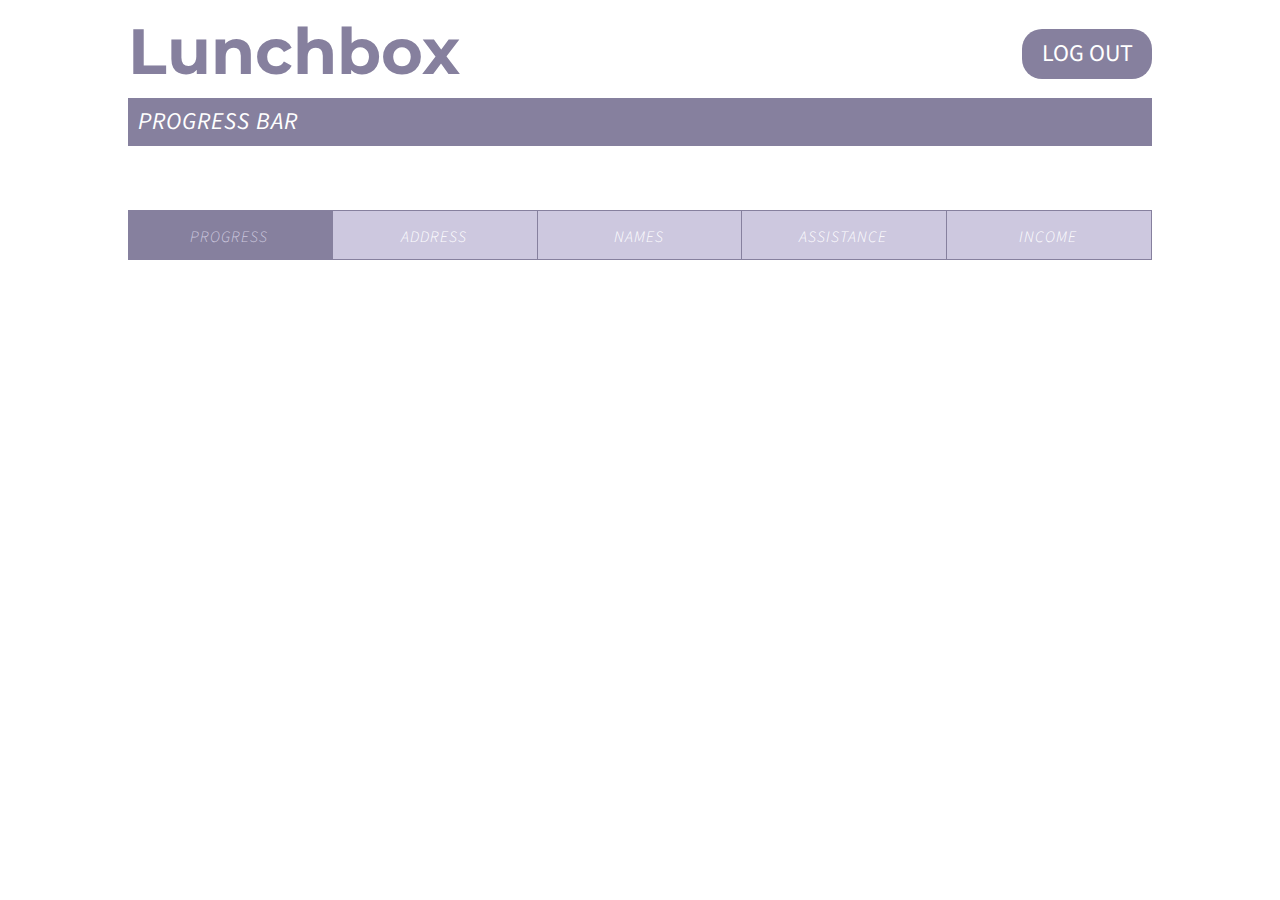
<file: progressBarOptions.html>
<!DOCTYPE html>
<html>
<head>
	<meta name="viewport" content="width=device-width, initialscale=1">  
    <link type="text/css" rel="stylesheet" href="progressBar.css">
	<title>Lunchbox</title>
</head>

<body>
<div id="wrapper"> 
	<div class="topBar">
	<a href="loginscreen.html"><h1>Lunchbox</h1></a>  <a href="logout.html"> <button class="logOut clearfix">Log out</button></a>
	</div>  <!-- end of topBar -->
	<div class="progressbar"><h2> Progress bar</h2></div>   <!-- this is going to be the bar  -->

	<div class="progressbarDiv">
			<div class="progressStep done"><h2> Progress</h2></div>
			<div class="progressStep notDone"><h2> Address</h2></div>
			<div class="progressStep notDone"><h2> Names</h2></div>
			<div class="progressStep notDone"><h2> Assistance</h2></div>
			<div class="progressStep notDone"><h2> Income</h2></div>

			</div>   <!-- end of progressbarDiv  -->
	


	</div>


	</body>


	</html>
</file>
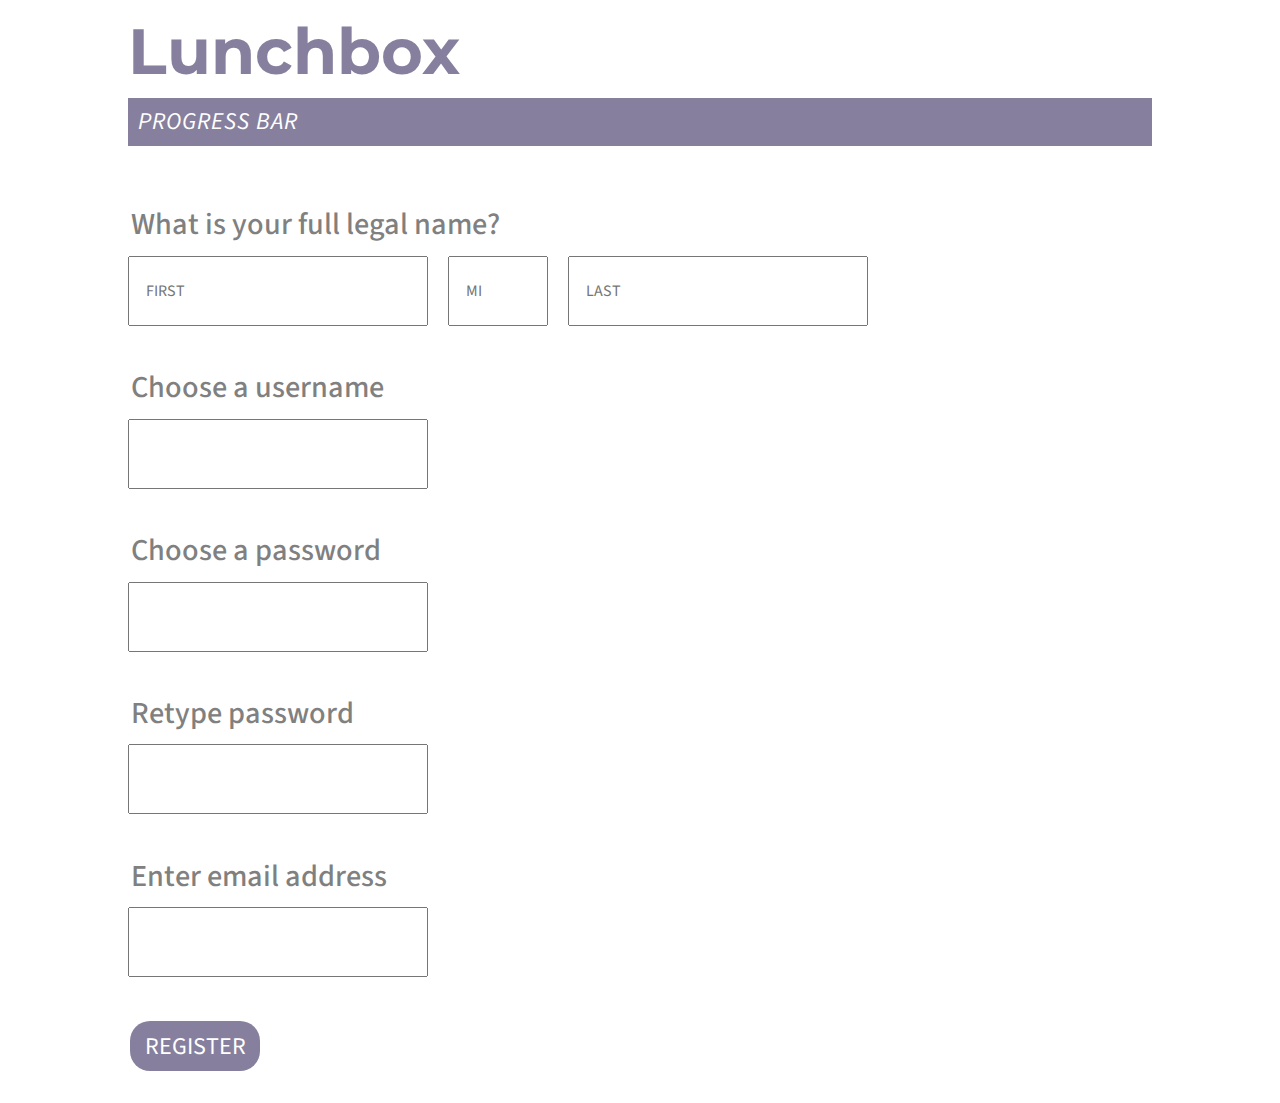
<file: register.html>
<!DOCTYPE html>
<html>
<head>
	<meta name="viewport" content="width=device-width, initialscale=1">
       
       <link type="text/css" rel="stylesheet" href="pagestyle.css">

	<title>Lunchbox</title>
</head>
<body>
<div id="wrapper"> 
	<a href="index.html"><h1>Lunchbox</h1></a>
	<div class="progressbar"><h2> Progress bar</h2></div>   <!-- this is going to be the bar  -->
	
	<form>
	<h3>What is your full legal name?</h3>
	<input type="text" name="firstname" placeholder="FIRST"> <input type="text" name="middleInitial" class="middleInitial" placeholder="MI">  <input type="text" name="lastname" placeholder="LAST">
	<span class="formspace"></span> 
	
	<h3>Choose a username</h3>
	<input type="text" name="username">
	<span class="formspace"></span> 

	<h3>Choose a password</h3>
	<input type="text" name="password">
	<span class="formspace"></span> 

	<h3>Retype password</h3>
	<input type="text" name="password">
	<span class="formspace"></span> 

	<h3>Enter email address</h3>
	<input type="text" name="email">
	<span class="formspace"></span> 
		
	</form>

	


  		<div class="buttonWrapper">

	  	<a href="login.html"><button class="register">register</button></a>

	  	</div> <!-- end of BUTTON wrapper -->


	  	<span class="formspace"></span> 

</div>  <!-- end of wrapper -->

</body>




</html>
</file>
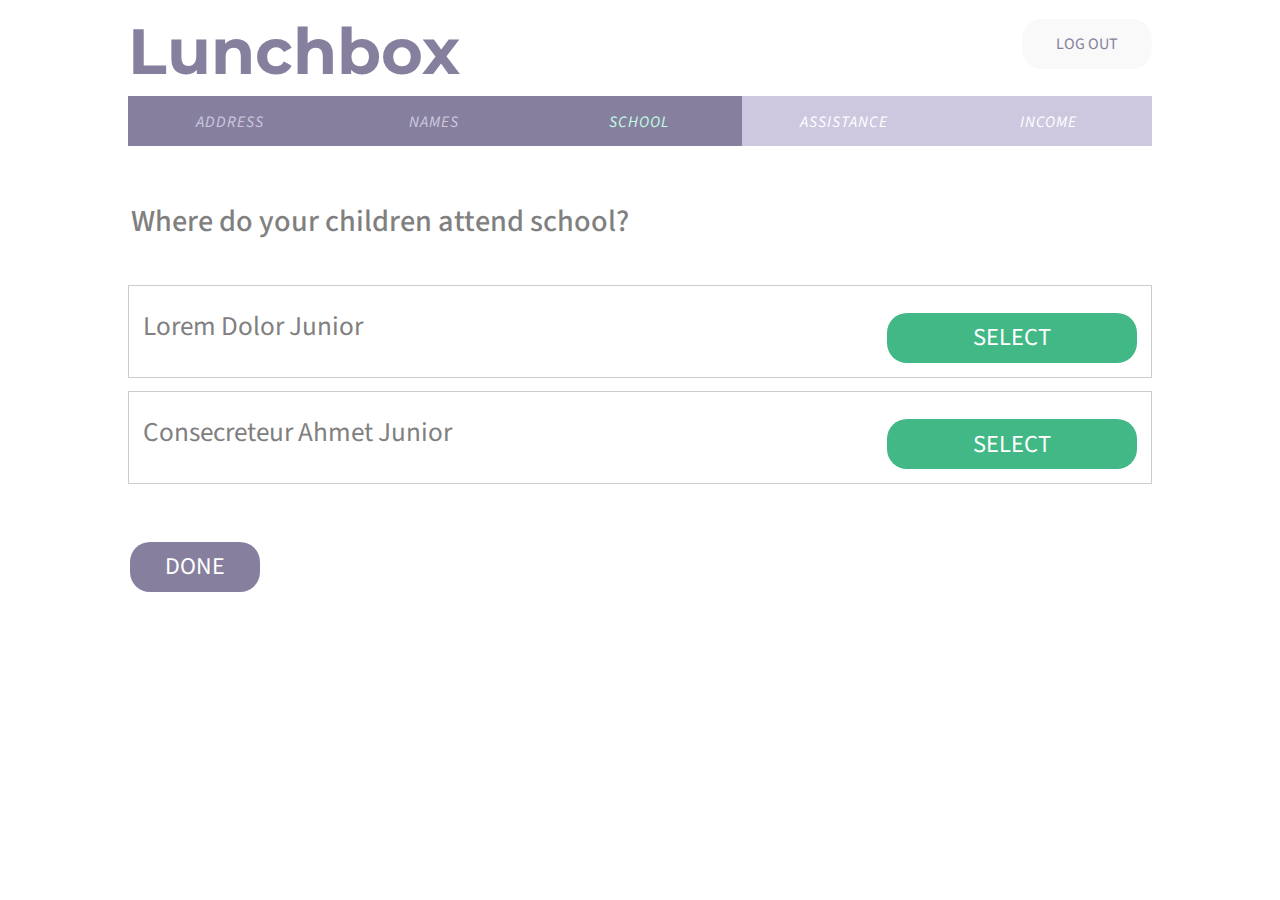
<file: school.html>
<!DOCTYPE html>
<html>
<head>
	<meta name="viewport" content="width=device-width, initialscale=1">
       
       <link type="text/css" rel="stylesheet" href="pagestyle.css">
   <script type="text/javascript" src="https://code.jquery.com/jquery-2.1.1.min.js"></script>
       <script type="text/javascript">
        $(function(){
          $(".selectSchool").on('click',function(){
            if($('.enterIncome').css('display') === 'none'){
              $('.enterIncome').css({"display":"block"});
            }else{
              $('.enterIncome').css({"display":"none"});
            }
          });
        });
        
        </script>  <!--  This did not work -->


	<title>Lunchbox</title>
</head>

<body>
	<div id="wrapper"> 
		<div class="topBar">
			<a href="loginscreen.html"><h1>Lunchbox</h1></a>  <a href="index.html"> <button class="logOut clearfix">Log out</button></a>
			</div>  <!-- end of topBar -->
		<div class="progressbarDiv">
			<a href="address.html"><div class="progressStep doneStep"><h2> Address</h2></div></a>
			<a href="children.html"><div class="progressStep doneStep"><h2> Names</h2></div></a>
			<a href="school.html"><div class="progressStep onThisStep"><h2> School</h2></div></a>
			<a href="foodstamps.html"><div class="progressStep notDoneStep"><h2> Assistance</h2></div></a>
			<a href="adultincome.html"><div class="progressStep notDoneStep"><h2> Income</h2></div></a>

			</div>   <!-- end of progressbarDiv  -->
	<span class="formspace"></span> 
		
		
			<h3>Where do your children attend school?</h3>
		    <span class="formspace"></span> 

		    <div class="adultList">
		    	<div class="childrenName clearfix"> Lorem Dolor Junior <button class="selectSchool">select</button> </div> 

				    	<div class="enterIncome"> 
				    	<form action="#">
						    	<!-- <span class="formspace"></span>  -->
						    	<h4>Select from list of schools</h4> 
						    	<!-- <input type="text" name="income"> -->
						    	<!-- <span class="formspace2"></span>  -->

						    	
						    		<ul class="listSchools">
				                    <li>Abracadabra School</li>
				                    <li>Build-A-Future School</li>
				                    <li>Campfire School</li>
				                    <li>Delancey School</li>
				                 	</ul>
				              


								    	<span class="formspace"></span> 

								    	</form>
								    	
								    	

						    	
								    	
						    	
				    	</div> <!-- end of enterIncome div -->
				    	
		    	<div class="adultName clearfix">Consecreteur Ahmet Junior <button class="selectSchool">select</button> </div> 

		    			<div class="enterIncome"> 
		    			<form action="#">
		   						 
				    				<h4>Select from list of schools</h4> 
						    	<!-- <input type="text" name="income"> -->
						    	<!-- <span class="formspace2"></span>  -->

						    	
						    		<ul class="listSchools">
				                    <li>Abracadabra School</li>
				                    <li>Build-A-Future School</li>
				                    <li>Campfire School</li>
				                    <li>Delancey School</li>
				                 	</ul>
				              


								    	<span class="formspace"></span> 

								    	</form>
								    	
								    	

						    	
								    	
						    	
				    	</div> <!-- end of enterIncome div -->


		    		

		    </div> <!-- end of adultList -->
			

			

			<span class="formspace"></span>

			<div class="buttonWrapperNarrow">

			  	<!-- <button class="addMore">Add more</button>
		 -->

			  	<a href="foodstamps.html"><button class="done2">Done</button></a>


			  	</div> <!-- end of BUTTON wrapper -->




		</div>  <!-- end of wrapper -->



		</body>
		</html>
</file>
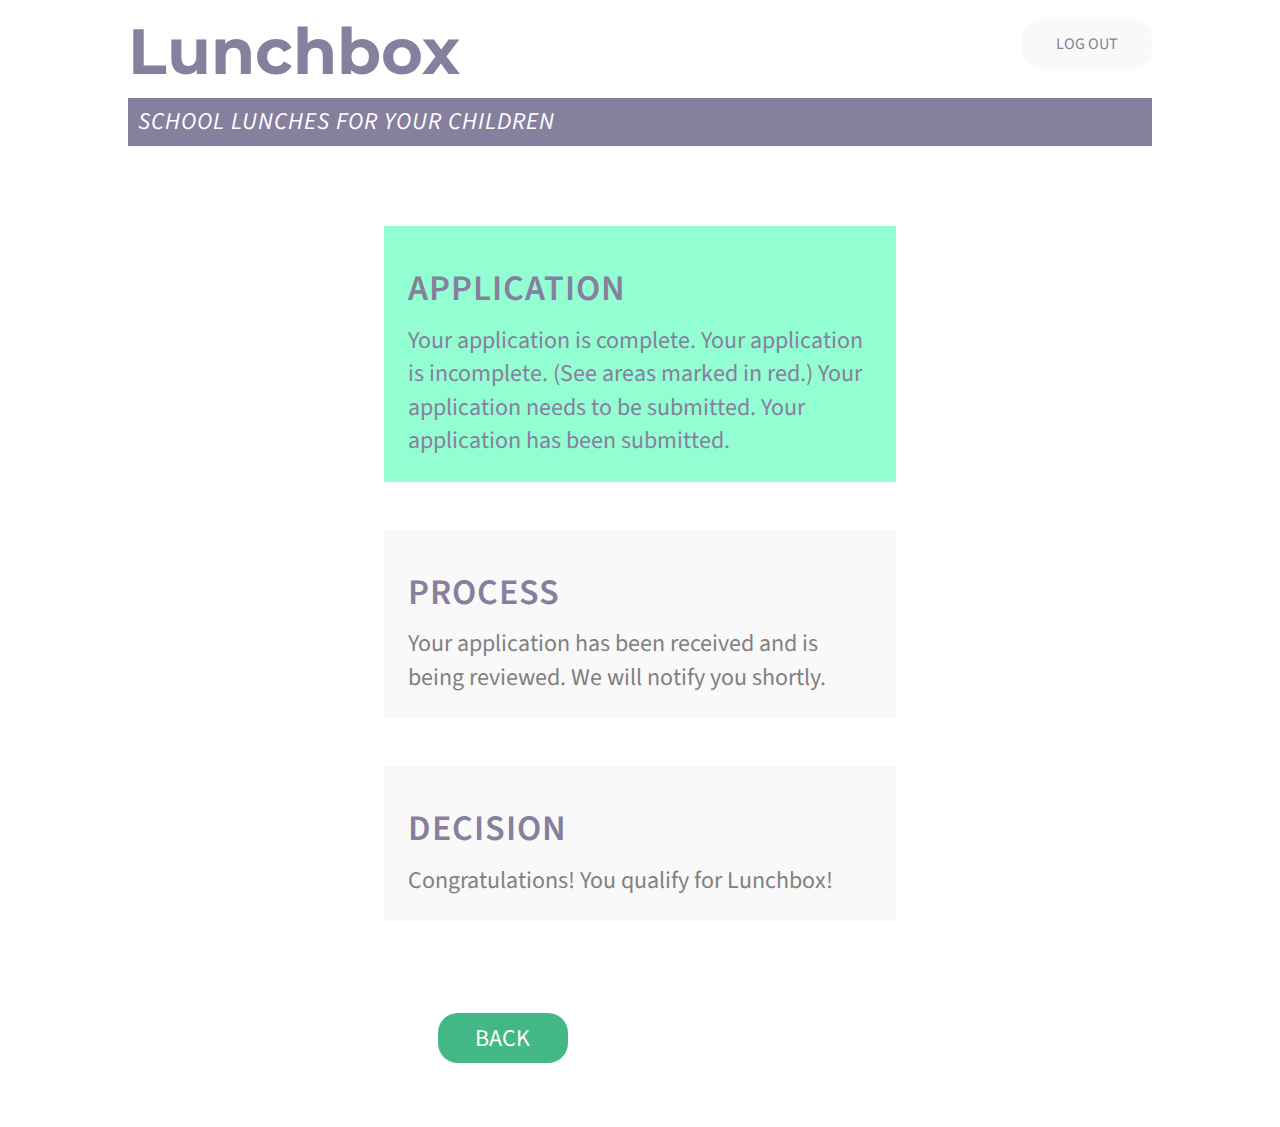
<file: status.html>
<!DOCTYPE html>
<html>
<head>
	<meta name="viewport" content="width=device-width, initialscale=1">
       
       <link type="text/css" rel="stylesheet" href="style.css">

	<title>Lunchbox</title>
</head>
<body>

<div id="wrapper"> 
	<div class="topBar">
	<h1>Lunchbox</h1>  <a href="index.html"> <button class="logOut clearfix">Log out</button></a>
	</div>  <!-- end of topBar -->
	<div class="indexbar"><h2> School lunches for your children</h2></div>   <!-- this is going to be the bar  -->
	
	<span class="formspace"></span> 
	<div class="yourStatus complete"><h5>Application</h5> Your application is complete.  Your application is incomplete. (See areas marked in red.)  Your application needs to be submitted.  Your application has been submitted.</div>
	<div class="yourStatus incomplete"><h5>Process</h5>Your application has been received and is being reviewed.  We will notify you shortly.</div>
	<div class="yourStatus incomplete"><h5>Decision</h5>Congratulations!  You qualify for Lunchbox!</div>
	<!-- <div class="heroImage2"><img src="moogroup3.png"></div>
	<div class="gettingStarted2">
	  	
		  	<h4>Getting Started</h4>
		  	<ul><span class="listTitle">You will need</span>
		  	<li>Your address</li>
		  	<li>Your case# if you have SNAP, TANF or FDPIR</li>
		  	<li>The last 4 digits of your social security number</li>
		  	</ul>

		  	</div>  --> <!-- end of gettingStarted -->



		<div class="emptyDiv"></div>
		<span class="formspace"></span> 
  		<div class="buttonWrapper clearfix">

	  	<a href="loginscreen.html"><button class="apply">back</button></a>


	  	<!-- <a href="status.html"><button class="status">status</button></a>

 -->
	  	</div> <!-- end of BUTTON wrapper -->
	  	<span class="formspace"></span>
	  	<span class="formspace"></span> 
	  	
</div>  <!-- end of wrapper -->
</file>
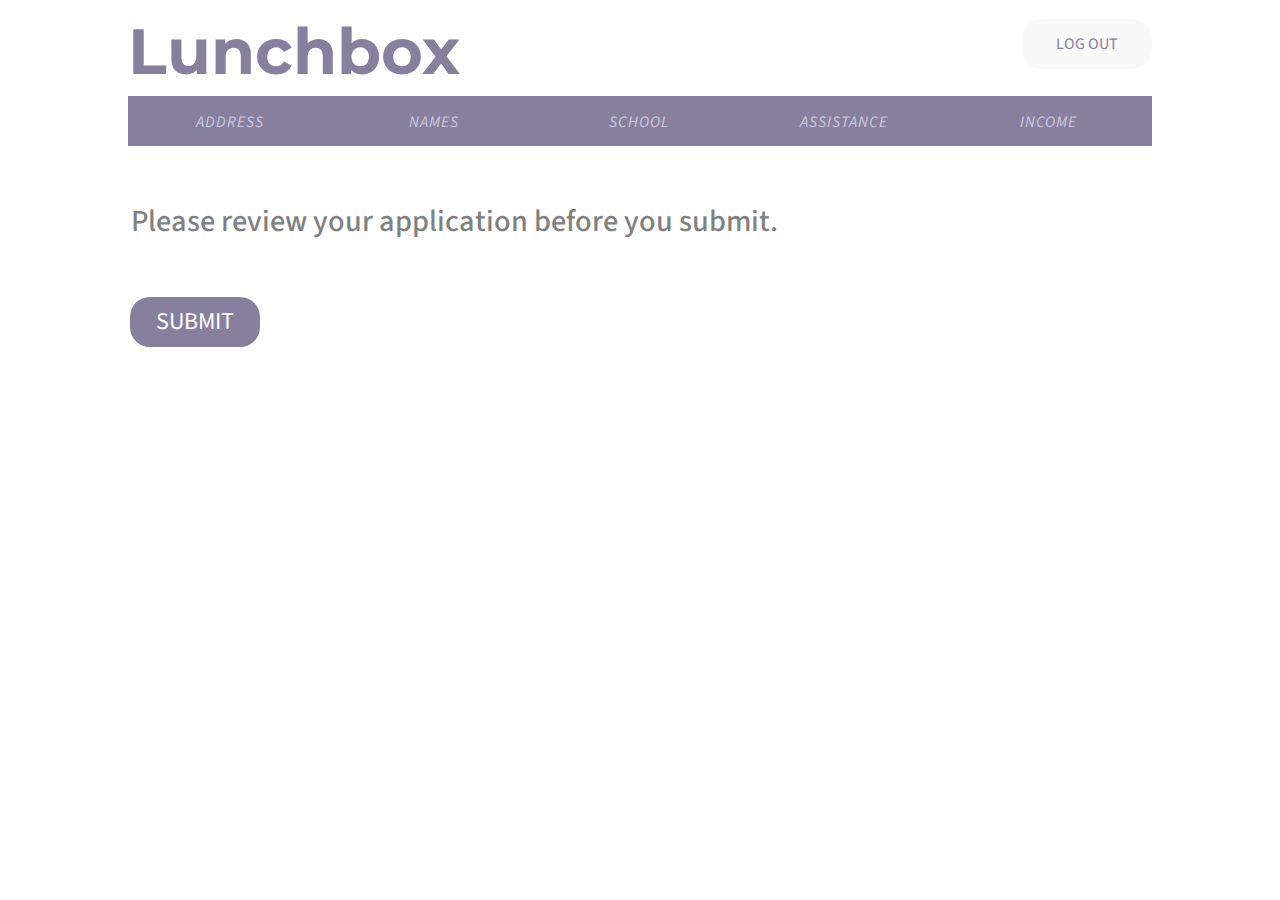
<file: submit.html>
<!DOCTYPE html>
<html>
<head>
	<meta name="viewport" content="width=device-width, initialscale=1">
       
       <link type="text/css" rel="stylesheet" href="pagestyle.css">
   


	<title>Lunchbox</title>
</head>

<body>
	<div id="wrapper"> 
		<div class="topBar">
			<a href="loginscreen.html"><h1>Lunchbox</h1></a>  <a href="index.html"> <button class="logOut clearfix">Log out</button></a>
			</div>  <!-- end of topBar -->
		<div class="progressbarDiv">
			<a href="address.html"><div class="progressStep doneStep"><h2> Address</h2></div></a>
			<a href="children.html"><div class="progressStep doneStep"><h2> Names</h2></div></a>
			<a href="school.html"><div class="progressStep doneStep"><h2> School</h2></div></a>
			<a href="foodstamps.html"><div class="progressStep doneStep"><h2> Assistance</h2></div></a>
			<a href="adultincome.html"><div class="progressStep doneStep"><h2> Income</h2></div></a>

			</div>   <!-- end of progressbarDiv  -->
	<span class="formspace"></span> 
		
		
			<h3>Please review your application before you submit.</h3>
		    <span class="formspace"></span> 

		    <div class="buttonWrapper">

	  	<a href="thankyou.html"><button class="submit">submit</button></a>

	  	</div> <!-- end of BUTTON wrapper -->



		    </div>  <!-- end of wrapper -->

		    </body>
		    </html>
</file>
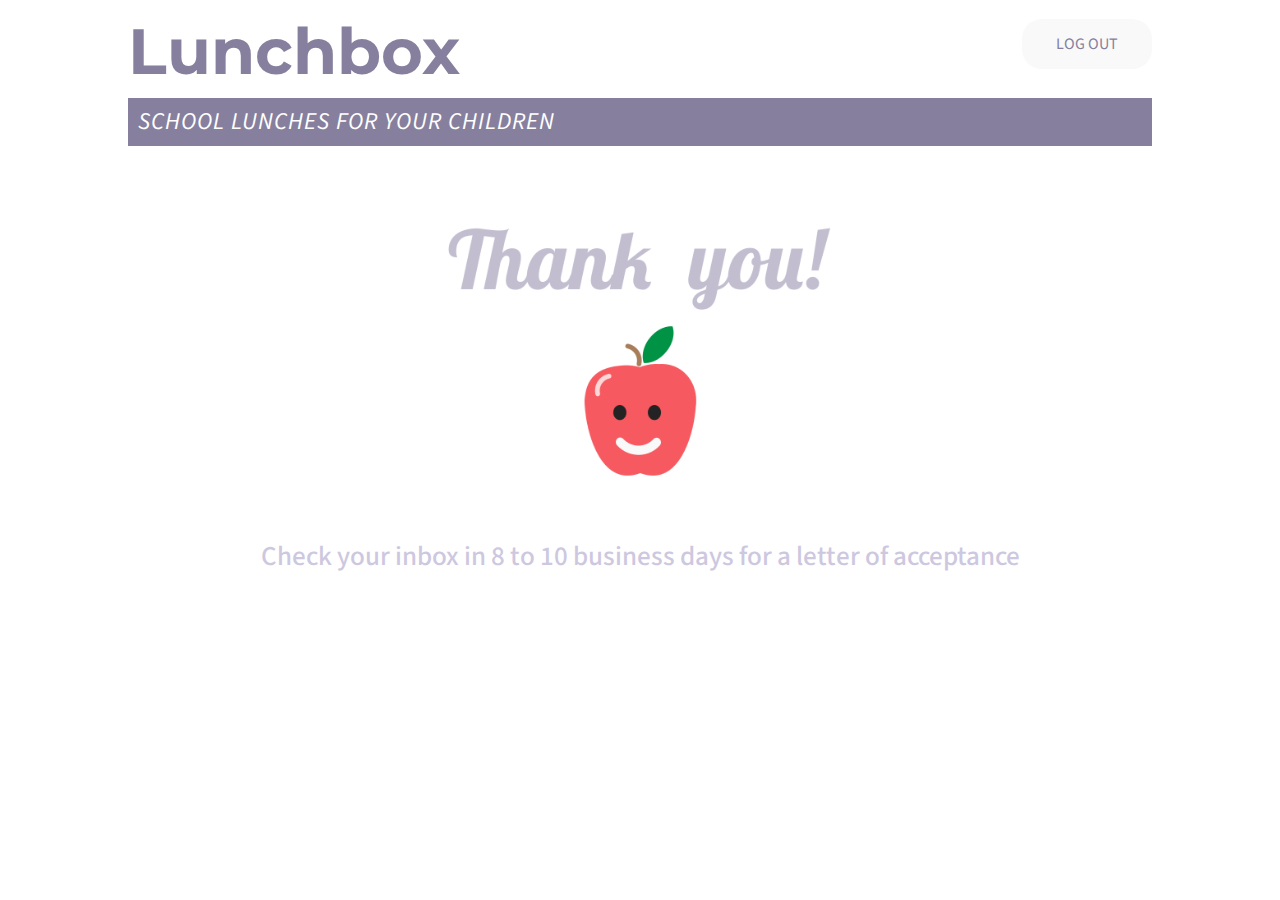
<file: thankyou.html>
<!DOCTYPE html>
<html>
<head>
	<meta name="viewport" content="width=device-width, initialscale=1">
       
       <link type="text/css" rel="stylesheet" href="style.css">

	<title>Lunchbox</title>
</head>


<body>

	<div id="wrapper"> 
	<h1>Lunchbox</h1> <a href="index.html"> <button class="logOut clearfix">Log out</button></a>
	<div class="indexbar"><h2> School lunches for your children</h2></div>   <!-- this is going to be the bar  -->
	

	<div class="heroImage"><img src="thank you.png"></div>

	
	<span class="exitMessage">Check your inbox in 8 to 10 business days for a letter of acceptance</span>
	

	

	


</div>  <!-- end of wrapper -->




</body>


</html>
</file>
<file: style.css>
@import url(https://fonts.googleapis.com/css?family=Montserrat:700|Source+Sans+Pro:400,200,200italic,300,300italic,400italic,600,600italic,700,700italic);


html, body, div, span, applet, object, iframe,
h1, h2, h3, h4, h5, h6, p, blockquote, pre,
a, abbr, acronym, address, big, cite, code,
del, dfn, em, img, ins, kbd, q, s, samp,
small, strike, strong, sub, sup, tt, var,
b, u, i, center,
dl, dt, dd, ol, ul, li,
fieldset, form, label, legend,
table, caption, tbody, tfoot, thead, tr, th, td,
article, aside, canvas, details, embed, 
figure, figcaption, footer, header, hgroup, 
menu, nav, output, ruby, section, summary,
time, mark, audio, video {
	margin: 0;
	padding: 0;
	border: 0;
	font-size: 100%;
	font: inherit;
	vertical-align: baseline;
}
article, aside, details, figcaption, figure, 
footer, header, hgroup, menu, nav, section {
	display: block;
}
body {
	line-height: 1;
}
ol, ul {
	list-style: none;
}
blockquote, q {
	quotes: none;
}
blockquote:before, blockquote:after,
q:before, q:after {
	content: '';
	content: none;
}
table {
	border-collapse: collapse;
	border-spacing: 0;
}


    .clearfix:after {
		visibility: hidden;
		display: block;
		font-size: 0;
		content: " ";
		clear: both;
		height: 0;
		}



* {box-sizing: border-box;
	font-family: 'Source Sans Pro';
}





#wrapper {
	width: 80%;
	margin: 0 auto;
}

h1 {
	font-family: 'Montserrat';
	font-size: 4em;
	font-weight: 700;
	color: #86809E; 
	margin: .3em 0 .2em 0;
	display: inline-block;
}

h2 {
	font-family: 'Source Sans Pro';
	font-size: 1.5em;
	font-style: italic;
	font-weight: 400;
	color: white; 
	margin: .1em 0 0 .1em;
	padding: .5em .5em .5em .3em;
	letter-spacing: 1px;
	text-transform: uppercase;

}

.indexbar {
	width: 100%;
	/*height: 50px;*/
	background-color: #86809E;
	clear: both;
}

.indexbar2 {
	width: 100%;
	/*height: 50px;*/
	background-color: #86809E;     /*B0ABC3*/
}

.freeLunch {
	width: 100%;
	margin: 0 auto;
}

h3 {
	font-family: 'Source Sans Pro';
	font-size: 1.5em;
/*	font-style: italic;*/
	font-weight: 400;
	color: #F0EFEF; /*#A6A6A6*/ 
	padding: .5em .5em .5em .3em;
	letter-spacing: .02em;
	line-height: 1.4em;
	text-align: center;
	/*margin: .5em 0 0 .1em;*/
	
}

h4 {
	font-family: 'Source Sans Pro';
	font-size: 3em;
	font-weight: 600;
	color: #86809E;
	margin: .1em 0 0 0;
	padding: .5em .5em .5em 0;
	letter-spacing: 1px;
	text-transform: uppercase;

}

ul {font-family: 'Source Sans Pro';
	font-size: 1.3em;
	font-weight: 600;
	color: #86809E;
	margin: .1em 0 0 .5em;
	padding: .5em .5em .5em .3em;
	line-height: 1.9em;

}

span.listTitle {
	font-size: 1.8em;
	margin-bottom: 1em;
	font-style: italic;
}

span.exitMessage {
	display: block;
	font-size: 1.7em;
	color: #CDC8DF;
	margin-bottom: 1em;
	/*font-style: italic;*/
	font-family: 'Source Sans Pro';
	font-weight: 500;
	margin: 0 auto;
	text-align: center;
}

li {
	list-style-type: disc;
	list-style-position: inside;
	margin-left: 1.5em;

}

span.bold {
	font-weight: 600;
	color: white;
}

.gettingStarted {
	width: 80%;
	margin: 0 auto;
	background-color: #FCF6B6;
	padding: 2% 10% 5% 15%;
}

/*/////////////////////////////////gettingstarted 2////////////////////////////*/
.gettingStarted2 {
	width: 55%;
	margin: 3em auto;
	float: left;
	padding: 5% 1% 5% 5%;
}

.gettingStarted2 h4 {
	font-family: 'Source Sans Pro';
	font-size: 3em;
	font-weight: 600;
	color: #86809E;
	margin: .1em 0 0 0;
	padding: .5em .5em .2em 0;
	letter-spacing: 1px;
	text-transform: uppercase;

}
.gettingStarted2 span.listTitle {
	font-size: 1.6em;
	margin-bottom: 1em;
	font-style: italic;
	color: #CDC8DF;
}

.gettingStarted2 ul {font-family: 'Source Sans Pro';
	font-size: 1.3em;
	font-weight: 600;
	color: #86809E;
	margin: .5em 0 0 .5em;
	padding: .5em .5em .5em .3em;
	line-height: 1.7em;
}

.heroImage2 {
	width: 40%;
	margin: 3em auto;
	float: left;
}

.heroImage2 img {
	width: 100%;
}

.emptyDiv {
	clear: both;
}

/*/////////////////////////////////END OF gettingstarted 2////////////////////////////*/

.yellow {
	background-color: yellow;
}

.freeLunch2 {
	width: 100%;
	margin: 0 auto;
}

.freeLunch2 h3 {
	font-family: 'Source Sans Pro';
	font-size: 1.7em;
/*	font-style: italic;*/
	font-weight: 400;
	color: gray; /*#A6A6A6*/ 
	padding: .5em .5em .5em .3em;
	letter-spacing: .02em;
	line-height: 1.4em;
	text-align: center;
	/*margin: .5em 0 0 .1em;*/
	
}



.freeLunch2 span.bold {
	font-weight: 700;
	color: gray;
}







.formspace {
	height: 2em;
	display: block;
}



.heroImage {
	width: 40%;
	margin: 3em auto;
}

.heroImage img {
	width: 100%;
}





.buttonWrapper {
	width: 40%;
	margin: 0 auto;
	/*border: 1px black solid;*/
}

button.apply {
	width: 130px;
	height: 50px;
	border-radius: 20px;
	background-color: #42B886;
	outline: none;
	border: none;
}


button.logIn {
	width: 130px;
	height: 50px;
	border-radius: 20px;
	background-color: #86809E;
	border: none;
	outline: none;
	float: right;
}

button.status {
	width: 130px;
	height: 50px;
	border-radius: 20px;
	background-color: #86809E;
	border: none;
	outline: none;
	float: right;
}

button {
	font-family: 'Source Sans Pro';
	font-size: 1.5em;
	font-weight: 400;
	color: white; 
	margin: .5em 0 0 .1em;
	text-transform: uppercase;
	outline: none;
	border: none;

}

button.logOut {
	width: 130px;
	height: 50px;
	border-radius: 20px;
	background-color: #F9F9F9;
	border: none;
	outline: none;
	margin-top: 1.2em;
	float: right;
	color: #86809E;
	font-size: 1em;
	
}


.yourStatus {
	width: 50%;
	
	font-family: 'Source Sans Pro';
	font-size: 1.5em;
	font-weight: 400;
	margin: 2em auto;
	padding: 1em;
	line-height: 1.4em;

}

.complete {
	background-color: #93FED1;
	color: #86809E;

}

.incomplete {
	background-color: #F9F9F9;
	color: gray;
}

h5 {
	font-family: 'Source Sans Pro';
	font-size: 1.5em;
	font-weight: 600;
	color: #86809E;
	margin: .1em 0 0 0;
	padding: .5em .5em .5em 0;
	letter-spacing: 1px;
	text-transform: uppercase;

}

.forgotPassword {
	font-family: 'Source Sans Pro';
	font-size: 1em;
	color: gray;
	font-weight: 300;
	text-align: right;
	margin: .5em 0 0 0;
}




@media only screen and (max-width: 609px) {
	.heroImage {
	width: 80%;
	margin: 3em auto;
}
    button {
	margin: .5em 0 0 0;
	

}  
}
</file>
<file: pagestyle.css>
@import url(https://fonts.googleapis.com/css?family=Montserrat:700|Source+Sans+Pro:400,300,300italic,400italic,600,700,700italic);


html, body, div, span, applet, object, iframe,
h1, h2, h3, h4, h5, h6, p, blockquote, pre,
a, abbr, acronym, address, big, cite, code,
del, dfn, em, img, ins, kbd, q, s, samp,
small, strike, strong, sub, sup, tt, var,
b, u, i, center,
dl, dt, dd, ol, ul, li,
fieldset, form, label, legend,
table, caption, tbody, tfoot, thead, tr, th, td,
article, aside, canvas, details, embed, 
figure, figcaption, footer, header, hgroup, 
menu, nav, output, ruby, section, summary,
time, mark, audio, video {
	margin: 0;
	padding: 0;
	border: 0;
	font-size: 100%;
	font: inherit;
	vertical-align: baseline;
}
article, aside, details, figcaption, figure, 
footer, header, hgroup, menu, nav, section {
	display: block;
}
body {
	line-height: 1;
}
ol, ul {
	list-style: none;
}
blockquote, q {
	quotes: none;
}
blockquote:before, blockquote:after,
q:before, q:after {
	content: '';
	content: none;
}
table {
	border-collapse: collapse;
	border-spacing: 0;
}


    .clearfix:after {
		visibility: hidden;
		display: block;
		font-size: 0;
		content: " ";
		clear: both;
		height: 0;
		}



* {box-sizing: border-box;
	font-family: 'Source Sans Pro';
}





#wrapper {
	width: 80%;
	margin: 0 auto;
}

a {
	text-decoration: none;
}

h1 {
	font-family: 'Montserrat';
	font-size: 4em;
	font-weight: 700;
	color: #86809E; 
	margin: .3em 0 .2em 0;
	display: inline-block;
}

h2 {
	font-family: 'Source Sans Pro';
	font-size: 1.5em;
	font-style: italic;
	font-weight: 400;
	color: white; 
	margin: .1em 0 0 .1em;
	padding: .5em .5em .5em .3em;
	letter-spacing: 1px;
	text-transform: uppercase;

}

.progressbar {
	width: 100%;
	/*height: 50px;*/
	background-color: #86809E;
	margin-bottom: 4em;
}




/*///////////////////////////////////////////////PROGRESS BAR   BELOW//////////////////////////////////////////////*/
.progressbarDiv {
	width: 100%;
	/*background-color: #86809E;*/
	margin-bottom: 4em;
	position: relative;

}
.progressbarDiv h2 {
	font-weight: 400;
	text-align: center;
	font-size: 1em;
	padding-top: 1em;
}

.progressStep {
	width: 20%;
	float: left;
/*	padding: .5em;*/
	height: 3.1em;
	margin: 0;
	/*border-top: 1px #86809E solid;
	border-bottom: 1px #86809E solid;*/
	/*border-right: 1px #86809E solid;*/

}

.doneStep, .onThisStep {
	background-color: #86809E;

}

.doneStep h2{
	color: #CDC8DF;

}
.onThisStep h2{
	color: #C1FEE4;   /*93FED1;*/
}

/*.onThisStep {
	background-color: #9FD2C8;
}*/

.notDoneStep {
	background-color: #CDC8DF;
	border-right: 1px #ABA5C3 solid;
}


.notDoneStep:last-child {
	border-right: none;
}
/*///////////////////////////////////////////////PROGRESS BAR  ABOVE//////////////////////////////////////////////*/



h3 {
	font-family: 'Source Sans Pro';
	font-size: 1.9em;  /*was 1.7*/
/*	font-style: italic;*/
	font-weight: 500;
	color: gray; 
	margin: .5em 0 .5em .1em;

}

h3 a {
	font-weight: 600;
	color: #86809E; 
}

.forgotPassword {
	font-family: 'Source Sans Pro';
	font-size: 1em;
	color: gray;
	font-weight: 300;
	
	margin: .5em 0 0 .5em;
}

form {
	width: 100%;
	
}

input {
	width: 300px;
	height: 70px;
	font-family: 'Source Sans Pro';
	font-size: 1em;
	padding: .5em;
	color: gray;
	padding-left: 1em;
}
input:focus {
    outline: 2px #42B886 solid;
}


.middleInitial {
	width: 100px;
	height: 70px;
	font-family: 'Source Sans Pro';
	font-size: 1em;
	padding: .5em;
	color: #gray;
	padding-left: 1em;
	margin: 0 1em;

}

.longInput {
	width: 500px;
	height: 70px;
	font-family: 'Source Sans Pro';
	font-size: 1em;
	padding: .5em;
	color: #gray;
}

span.lighter {
	color: #cccccc;
}


.explanatoryText {
	font-family: 'Source Sans Pro';
	font-size: 1em;
	color: #888888;
	/*font-weight: 200;*/
	margin: .5em 0 0 .3em;
	line-height: 1.5em;
	display: block;
	background-color: #F9F9F9;
	padding: 1em;
	width: 80%;
}

.formspace {
	height: 2em;
	display: block;
}

.formspace2 {
	height: .5em;
	display: block;
}

.inlineSpace {
	width: 1em;
	display: inline-block;
}

.buttonWrapper {
	width: 100%;
	margin: 0 auto;
	/*border: 1px black solid;*/
}

.buttonWrapperNarrow {
	width: 40%;

}

button {
	font-family: 'Source Sans Pro';
	font-size: 1.5em;
	font-weight: 400;
	color: white; 
	margin: .5em 0 0 .1em;
	text-transform: uppercase;
	outline: none;
	border: none;

}

button.register {
	width: 130px;
	height: 50px;
	border-radius: 20px;
	background-color: #86809E;
	outline: none;
	border: none;
}


button.logIn {
	width: 130px;
	height: 50px;
	border-radius: 20px;
	background-color: #86809E;
	border: none;
	
}


button.logOut {
	width: 130px;
	height: 50px;
	border-radius: 20px;
	background-color: #F9F9F9;
	border: none;
	outline: none;
	margin-top: 1.2em;
	float: right;
	color: #86809E;
	font-size: 1em;
	
}




button.addMore{
	width: 180px;
	height: 50px;
	border-radius: 20px;
	background-color: #42B886;
	outline: none;
	border: none;
}

button.done3 {
	width: 130px;
	height: 50px;
	border-radius: 20px;
	background-color: #42B886;
	border: none;
	/*float: right;*/
}

button.done{
	width: 130px;
	height: 50px;
	border-radius: 20px;
	background-color: #86809E;
	border: none;
	float: right;
}

button.done2 {
	width: 130px;
	height: 50px;
	border-radius: 20px;
	background-color: #86809E;
	border: none;
}

button.doneIncome {
	width: 130px;
	height: 50px;
	border-radius: 20px;
	background-color: #86809E;
	border: none;
	font-size: .9em;
}

button.selectSchool {
	width: 250px;
	height: 50px;
	border-radius: 20px;
	background-color: #42B886;
	border: none;
	float: right;
	font-size: .9em;
	margin: 0;
}

button.submit {
	width: 130px;
	height: 50px;
	border-radius: 20px;
	background-color: #86809E;
	outline: none;
	border: none;
}


ul.listSchools li{
	
	font-size: 1em;
	line-height: 1.5em;
	/*color: blue;*/
	margin-left: 2em;
}



.yesFoodstamps {
	display: none;
	position: absolute;
}



.adultName {
	width: 100%;
	font-family: 'Source Sans Pro';
	font-size: 1.7em;
	color: gray;
	/*padding-left: .2em;*/
    background-color: white;
    border: 1px #CCCCCC solid;
    cursor: pointer;
    font-weight: 400;
	padding: 1em .5em .5em .5em;
	margin-bottom: .5em;}

.childrenName {
	width: 100%;
	font-family: 'Source Sans Pro';
	font-size: 1.7em;
	color: gray;
	/*padding-left: .2em;*/
    background-color: white;
    border: 1px #CCCCCC solid;
    cursor: pointer;
    font-weight: 400;
	padding: 1em .5em .5em .5em;
	margin-bottom: .5em;}



.moneyTimeContainer {
	width: 80%;
}


button.addIncome {
	width: 250px;
	height: 50px;
	border-radius: 20px;
	background-color: #42B886;
	border: none;
	float: right;
	font-size: .9em;
	margin: 0;
}


.enterIncome {
	width: 100%;
	font-family: 'Source Sans Pro';
	font-size: 1.7em;
	color: gray;
	/*padding-left: .2em;*/
    background-color: #F9F9F9;
    /*border: 1px #CCCCCC solid;*/
    cursor: pointer;
    font-weight: 400;
	padding: .5em;
	margin-bottom: .5em;
	position: relative;
	display: none;

}


.enterIncome h4{
	font-size: 1em;
	margin: .5em 0 .5em .1em;

}


.monthlyWeekly, .childFacts {
	text-transform: uppercase;
	font-size: .7em;
	font-family: 'Source Sans Pro';
	
}

.childFacts {
	margin-left: 1.2em;
}

.monthlyWeekly input:after, .childFacts input:after, .longInput input:after {
	/*text-transform: uppercase;*/
	font-size: .7em;
	font-family: 'Source Sans Pro';
	color: gray;
	
}


.checkbox {
	width: 20px;
	
}

.monthlyWeekly, .childFacts label {
	color: #CCCCCC;
	/*font-weight: 300;*/
	
}

p {
	font-size: 1.5em;
	color: #42B886;
}

/*/////////////////////////////////////////////////materialize radio button/////////////////////////////////*/






[type="radio"]:not(:checked), [type="radio"]:checked {
  position: absolute;
  left: -9999px;
  visibility: hidden; }

[type="radio"]:not(:checked) + label, [type="radio"]:checked + label {
  position: relative;
  padding-left: 35px;
  cursor: pointer;
  display: inline-block;
  height: 20px;
  line-height: 25px;
  font-size: 1rem;
 /* -webkit-transition: .28s ease;
  -moz-transition: .28s ease;
  -o-transition: .28s ease;
  -ms-transition: .28s ease;
  transition: .28s ease;
  -webkit-user-select: none;*/
  /* webkit (safari, chrome) browsers */
 /* -moz-user-select: none;*/
  /* mozilla browsers */
 /* -khtml-user-select: none;*/
  /* webkit (konqueror) browsers */
  /*-ms-user-select: none;*/
  /* IE10+ */ }

[type="radio"] + label:before, [type="radio"] + label:after {
  content: '';
  position: absolute;
  left: 0;
  top: 0;
  margin: 4px;
  width: 16px;
  height: 16px;
  z-index: 0;/* -webkit-transition: .28s ease;
  -moz-transition: .28s ease;
  -o-transition: .28s ease;
  -ms-transition: .28s ease;
  transition: .28s ease; */
 /**/}

/* Unchecked styles */
[type="radio"]:not(:checked) + label:before {
  border-radius: 50%;
  border: 2px solid #cccccc; }

[type="radio"]:not(:checked) + label:after {
  border-radius: 50%;
  border: 2px solid #cccccc;
  z-index: -1;
  -webkit-transform: scale(0);
  -moz-transform: scale(0);
  -ms-transform: scale(0);
  -o-transform: scale(0);
  transform: scale(0); }

/* Checked styles */
[type="radio"]:checked + label:before {
  border-radius: 50%;
  border: 2px solid transparent; }

[type="radio"]:checked + label:after {
  border-radius: 50%;
  border: 2px solid #42B886;
  background-color: #42B886;
  z-index: 0;
  -webkit-transform: scale(1.02);
  -moz-transform: scale(1.02);
  -ms-transform: scale(1.02);
  -o-transform: scale(1.02);
  transform: scale(1.02); }

/* Radio With gap */
/*[type="radio"].with-gap:checked + label:before {
  border-radius: 50%;
  border: 2px solid #42B886; }

[type="radio"].with-gap:checked + label:after {
  border-radius: 50%;
  border: 2px solid #42B886;
  background-color: #42B886;
  z-index: 0;
  -webkit-transform: scale(.5);
  -moz-transform: scale(.5);
  -ms-transform: scale(.5);
  -o-transform: scale(.5);
  transform: scale(.5); }*/

/* Disabled Radio With gap */
/*[type="radio"].with-gap:disabled:checked + label:before {
  border: 2px solid rgba(0, 0, 0, 0.26); }

[type="radio"].with-gap:disabled:checked + label:after {
  border: none;
  background-color: rgba(0, 0, 0, 0.26); }
*/
/* Disabled style */
[type="radio"]:disabled:not(:checked) + label:before, [type="radio"]:disabled:checked + label:before {
  background-color: transparent;
  border-color: rgba(0, 0, 0, 0.26); }

[type="radio"]:disabled + label {
  color: rgba(0, 0, 0, 0.26); }

[type="radio"]:disabled:not(:checked) + label:before {
  border-color: rgba(0, 0, 0, 0.26); }

[type="radio"]:disabled:checked + label:after {
  background-color: rgba(0, 0, 0, 0.26);
  border-color: #BDBDBD; }





  @media only screen and (max-width: 1000px) {
	.explanatoryText {
	width: 100%;
	}
    
}



	@media only screen and (max-width: 665px) {
	.progressStep {
	width: 100%;
	float: none;}
    
}
</file>
<file: progressBar.css>
@import url(https://fonts.googleapis.com/css?family=Montserrat:400,700|Source+Sans+Pro:400,200,200italic,300,300italic,400italic,600,600italic,700,700italic,900,900italic);


html, body, div, span, applet, object, iframe,
h1, h2, h3, h4, h5, h6, p, blockquote, pre,
a, abbr, acronym, address, big, cite, code,
del, dfn, em, img, ins, kbd, q, s, samp,
small, strike, strong, sub, sup, tt, var,
b, u, i, center,
dl, dt, dd, ol, ul, li,
fieldset, form, label, legend,
table, caption, tbody, tfoot, thead, tr, th, td,
article, aside, canvas, details, embed, 
figure, figcaption, footer, header, hgroup, 
menu, nav, output, ruby, section, summary,
time, mark, audio, video {
	margin: 0;
	padding: 0;
	border: 0;
	font-size: 100%;
	font: inherit;
	vertical-align: baseline;
}
article, aside, details, figcaption, figure, 
footer, header, hgroup, menu, nav, section {
	display: block;
}
body {
	line-height: 1;
}
ol, ul {
	list-style: none;
}
blockquote, q {
	quotes: none;
}
blockquote:before, blockquote:after,
q:before, q:after {
	content: '';
	content: none;
}
table {
	border-collapse: collapse;
	border-spacing: 0;
}


    .clearfix:after {
		visibility: hidden;
		display: block;
		font-size: 0;
		content: " ";
		clear: both;
		height: 0;
		}



* {box-sizing: border-box;
	font-family: 'Source Sans Pro';
}

#wrapper {
	width: 80%;
	margin: 0 auto;
}

a {
	text-decoration: none;
}

h1 {
	font-family: 'Montserrat';
	font-size: 4em;
	font-weight: 700;
	color: #86809E; 
	margin: .3em 0 .2em 0;
	display: inline-block;
}

h2 {
	font-family: 'Source Sans Pro';
	font-size: 1.5em;
	font-style: italic;
	font-weight: 400;
	color: white; 
	margin: .1em 0 0 .1em;
	padding: .5em .5em .5em .3em;
	letter-spacing: 1px;
	text-transform: uppercase;

}

.progressbar {
	width: 100%;
	/*height: 50px;*/
	background-color: #86809E;
	margin-bottom: 4em;
}

/*///////////////////////////////////////////////PROGRESS BAR   BELOW//////////////////////////////////////////////*/



.progressbarDiv {
	width: 100%;
	/*background-color: #86809E;*/
	margin-bottom: 4em;
	position: relative;

}
.progressbarDiv h2 {
	font-weight: 300;
	text-align: center;
	font-size: 1em;
	padding-top: 1em;
}

.progressStep {
	width: 20%;
	float: left;
/*	padding: .5em;*/
	height: 3.1em;
	margin: 0;
	border-top: 1px #86809E solid;
	border-bottom: 1px #86809E solid;
	border-right: 1px #86809E solid;

}

.done {
	background-color: #86809E;

}

.done h2{
	color: #CDC8DF;

}



.notDone {
	background-color: #CDC8DF;
}





/*///////////////////////////////////////////////PROGRESS BAR  ABOVE//////////////////////////////////////////////*/





button {
	font-family: 'Source Sans Pro';
	font-size: 1.5em;
	font-weight: 400;
	color: white; 
	margin: .5em 0 0 .1em;
	text-transform: uppercase;
	outline: none;

}

button.logOut {
	width: 130px;
	height: 50px;
	border-radius: 20px;
	background-color: #86809E;
	border: none;
	margin-top: 1.2em;
	float: right;
	
}
</file>
